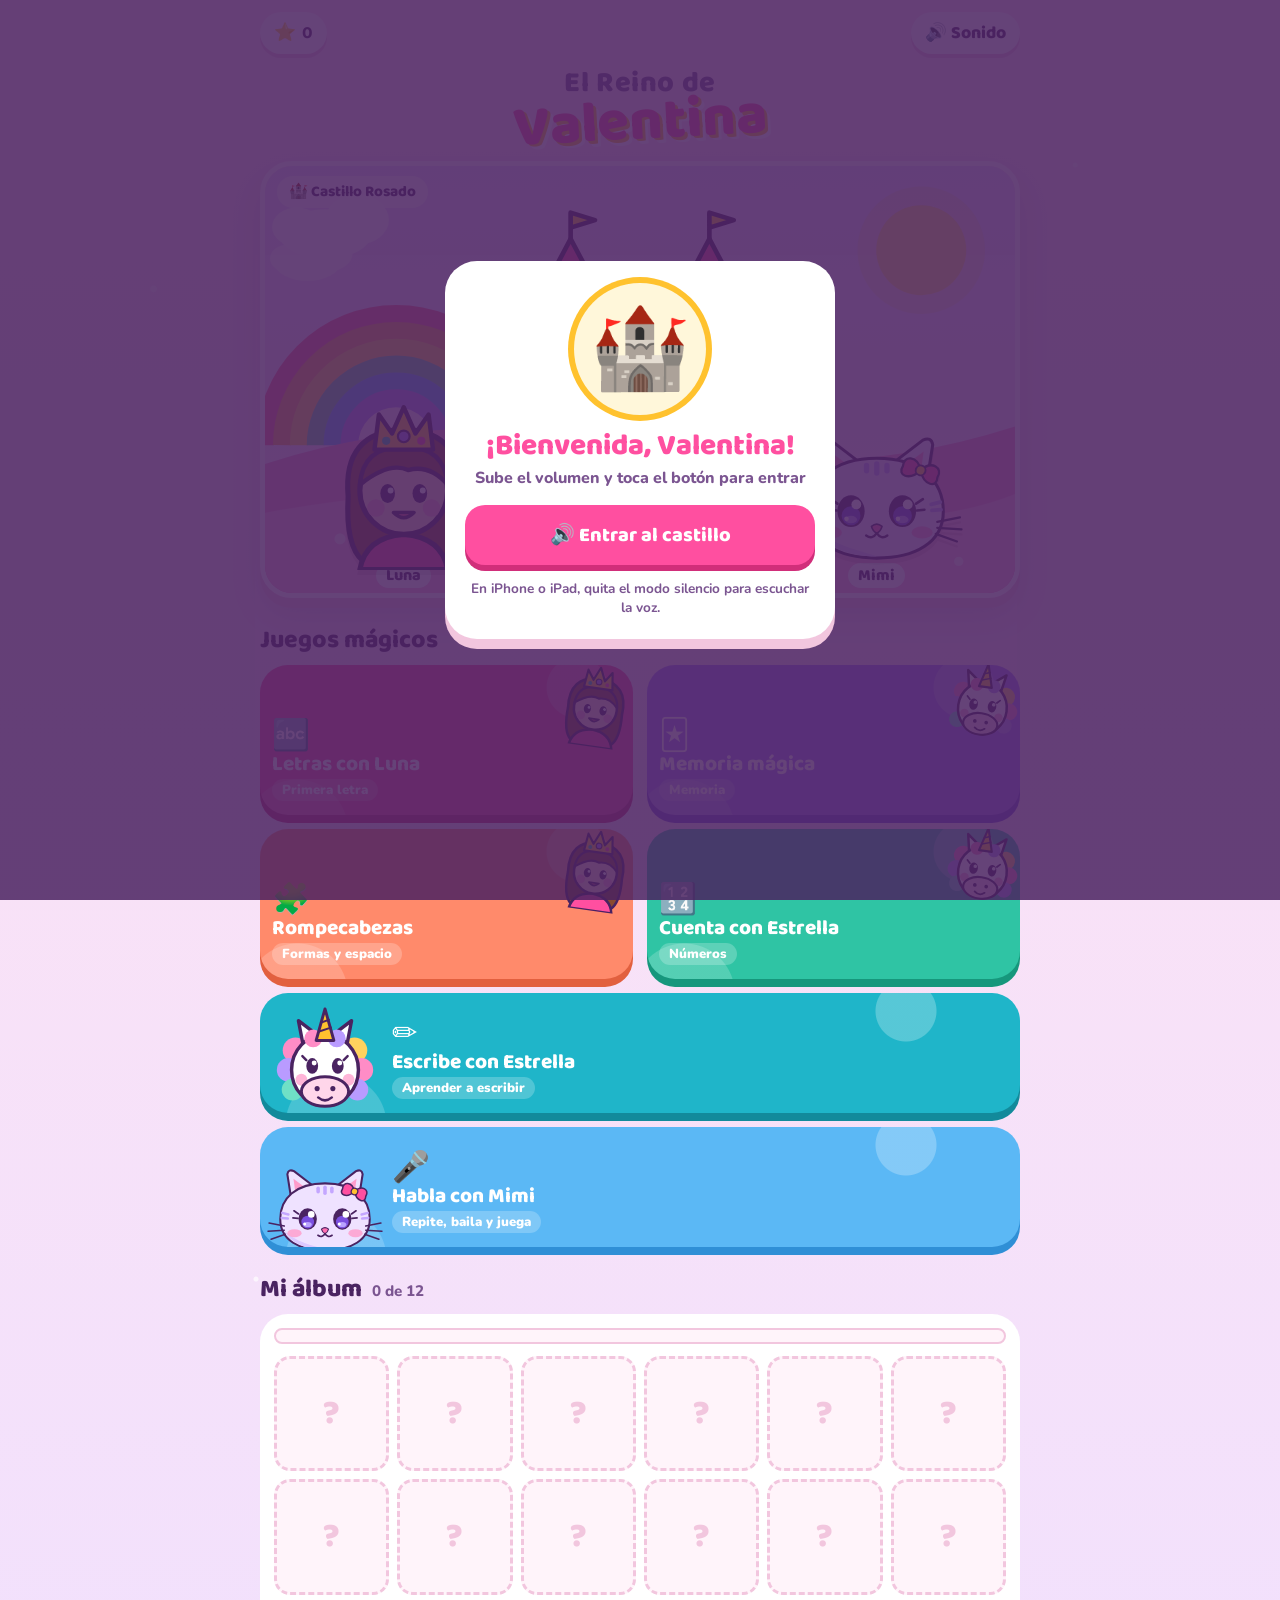
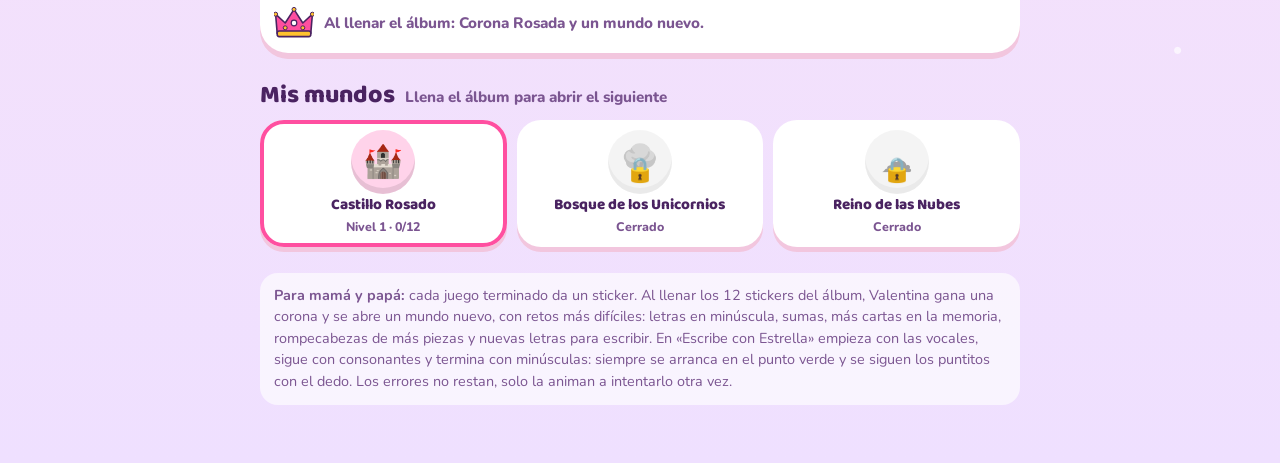
<file: index.html>
<!doctype html>
<html lang="es"><head><meta charset="utf-8"><meta name="viewport" content="width=device-width,initial-scale=1,viewport-fit=cover">
<meta name="theme-color" content="#FFE3F1"><meta name="robots" content="noindex">
<link rel="manifest" href="manifest.webmanifest"><link rel="apple-touch-icon" href="apple-touch-icon.png">
<meta name="apple-mobile-web-app-capable" content="yes"><meta name="mobile-web-app-capable" content="yes">
<meta name="apple-mobile-web-app-title" content="Valentina"><meta name="apple-mobile-web-app-status-bar-style" content="default">
<link rel="icon" href="icono-192.png">
<style>:root{padding-top:env(safe-area-inset-top,0px);padding-bottom:env(safe-area-inset-bottom,0px)}body{margin:0}img{max-width:100%}[hidden]{display:none!important}</style>
</head><body>
<title>El Reino de Valentina</title>
<meta name="claude:viewport-fit-sides" content="cover">
<link rel="preconnect" href="https://fonts.googleapis.com">
<link rel="stylesheet" data-fonts media="print" href="https://fonts.googleapis.com/css2?family=Baloo+2:wght@600;700;800&family=Nunito:wght@700;800;900&display=swap">
<link rel="stylesheet" href="comun.css">
<style>
/* Castle and games page. Mimi's room lives in mimi.html so the phone frees its memory when she leaves it. */
/* title */
h1{font-family:var(--display);font-weight:800;font-size:clamp(2.2rem,8.5vw,3.6rem);line-height:.92;margin:16px 0 12px;text-align:center;text-wrap:balance}
h1 small{display:block;font-size:.5em;color:var(--ink-soft);letter-spacing:.02em}
h1 .name{color:var(--wacc);display:inline-block;transform:rotate(-3deg);text-shadow:3px 3px 0 var(--sun),6px 6px 0 #ffffff}
/* banner */
.banner{position:relative;border-radius:32px;overflow:hidden;aspect-ratio:400/230;max-width:100%;border:5px solid #fff;
  box-shadow:0 10px 0 var(--line),0 18px 30px #4A236122;background:var(--sky1)}
.banner>svg{position:absolute;inset:0;height:100%}
.chip{position:absolute;left:12px;top:10px;background:#ffffffe6;border-radius:999px;padding:4px 12px;font-family:var(--display);font-weight:800;font-size:.95rem}
.friend{position:absolute;bottom:1%;width:25%;display:flex;flex-direction:column;align-items:center}
.friend .av{width:100%;filter:drop-shadow(0 5px 0 #00000018);animation:idle 3.2s ease-in-out infinite}
.friend:nth-of-type(2) .av{animation-delay:-1s}.friend:nth-of-type(3) .av{animation-delay:-2s}
.friend span{font-family:var(--display);font-weight:800;font-size:clamp(.75rem,3vw,1rem);background:var(--card);border-radius:999px;padding:0 10px;margin-top:-6px}
.hcloud{position:absolute;left:0;width:17%;z-index:0;pointer-events:none;will-change:transform;animation:drift 30s linear infinite}
.hcloud.a{top:5%}.hcloud.b{top:15%;width:12%;animation-duration:44s;animation-delay:-20s;opacity:.85}
@keyframes drift{from{transform:translateX(-120%)}to{transform:translateX(620%)}}
.friend{z-index:1}.friend .av{will-change:transform}
h2{font-family:var(--display);font-weight:800;font-size:1.55rem;margin:30px 0 12px;display:flex;align-items:baseline;gap:10px;flex-wrap:wrap;line-height:1}
h2 small{font-family:var(--body);font-size:.95rem;font-weight:800;color:var(--ink-soft)}
/* worlds */
.worlds{display:grid;grid-template-columns:repeat(3,minmax(0,1fr));gap:10px}
.world{position:relative;background:var(--card);border-radius:24px;padding:10px 6px 12px;display:flex;flex-direction:column;align-items:center;gap:4px;
  box-shadow:0 5px 0 var(--line);text-align:center}
.world .medal{width:64px;height:64px;border-radius:50%;display:grid;place-items:center;font-size:2rem;background:var(--wc);box-shadow:inset 0 -6px 0 #00000018}
.world strong{font-family:var(--display);font-weight:800;font-size:.95rem;line-height:1.05}
.world em{font-style:normal;font-weight:800;font-size:.78rem;color:var(--ink-soft)}
.world.on{outline:4px solid var(--wacc);outline-offset:-4px}
.world.locked .medal{filter:grayscale(1);opacity:.45}
.world .crown{position:absolute;top:-10px;right:4px;width:36px;transform:rotate(14deg)}
.world .lock{position:absolute;top:34px;font-size:1.5rem}

/* game doors */
.doors{display:grid;grid-template-columns:repeat(2,minmax(0,1fr));gap:14px}
.door{--c:var(--rose);--cd:var(--rose-d);position:relative;overflow:hidden;color:#fff;border-radius:28px;padding:12px 12px 14px;min-height:150px;
  background:radial-gradient(circle at 85% 15%,#ffffff40 0 30px,transparent 31px),radial-gradient(circle at 10% 110%,#ffffff2e 0 50px,transparent 51px),var(--c);
  box-shadow:0 8px 0 var(--cd);text-align:left;display:flex;flex-direction:column;justify-content:flex-end;gap:4px;transition:transform .12s}
.door:active{transform:translateY(6px);box-shadow:0 2px 0 var(--cd)}
.door .dav{position:absolute;right:-6px;top:-4px;width:86px;transform:rotate(8deg)}
.door .icon{font-size:1.9rem;line-height:1}
.door strong{font-family:var(--display);font-weight:800;font-size:1.3rem;line-height:1.02;max-width:80%}
.door em{font-style:normal;font-weight:900;font-size:.82rem;background:#ffffff38;border-radius:999px;padding:2px 10px;align-self:flex-start}
.door.wide{grid-column:1/-1;min-height:120px;padding-left:132px}
.door.wide .dav{left:6px;right:auto;top:auto;bottom:-10px;width:118px;transform:none}
.door.wide .dav svg{animation:wiggle 2.4s ease-in-out infinite;will-change:transform}
@keyframes wiggle{0%,100%{transform:rotate(-5deg)}50%{transform:rotate(5deg)}}

/* album */
.album-box{background:var(--card);border-radius:28px;padding:14px;box-shadow:0 6px 0 var(--line)}
.progress{height:16px;border-radius:999px;background:var(--soft);overflow:hidden;margin-bottom:12px;border:2px solid var(--line)}
.progress i{display:block;height:100%;background:repeating-linear-gradient(45deg,var(--wacc) 0 10px,var(--sun) 10px 20px);border-radius:999px;transition:width .6s}
.album{display:grid;grid-template-columns:repeat(6,minmax(0,1fr));gap:8px}
.slot{aspect-ratio:1;border-radius:16px;display:grid;place-items:center;font-size:clamp(1.3rem,6vw,2.1rem);background:var(--soft);border:3px dashed var(--line);color:var(--line);font-family:var(--display);font-weight:800}
.slot.got{border:3px solid var(--sun);background:#FFF7DA;animation:pop .5s}
.reward{display:flex;align-items:center;gap:10px;margin-top:12px;font-weight:800;color:var(--ink-soft);font-size:.95rem}
.reward .mini-crown{width:40px;flex:none}
:root{--teal:#1FB5C9;--teal-d:#128A9B}
.trace{width:100%;max-width:400px;display:flex;flex-direction:column;align-items:center;gap:12px}
#trSvg{display:block;width:100%;max-height:58vh;touch-action:none;border-radius:20px;box-shadow:0 0 0 4px #fff,0 0 0 8px var(--line);cursor:crosshair}
.trBox{position:relative;width:100%}
.trHalo{position:absolute;left:0;top:0;width:0;height:0;pointer-events:none;will-change:transform}
.trHalo::after{content:"";position:absolute;left:-17px;top:-17px;width:34px;height:34px;border-radius:50%;border:4px solid #A77BFF;opacity:.8;animation:trPulse 1s ease-in-out infinite;will-change:transform,opacity}
.trHalo.start::after{border-color:#2FC4A4;left:-22px;top:-22px;width:44px;height:44px}
@keyframes trPulse{50%{transform:scale(1.3);opacity:.35}}
#trSvg.done #trSil path{stroke:#FFE7A3}
#trSvg.done{animation:pop .6s;box-shadow:0 0 0 4px #fff,0 0 0 9px var(--sun)}
.next-world{display:flex;align-items:center;gap:12px;width:100%;margin-top:22px;padding:12px 14px;border-radius:24px;text-align:left;color:var(--ink);
  background:linear-gradient(135deg,#FFF3C4,#FFE08A);box-shadow:0 7px 0 var(--sun-d);animation:pop .5s}
.next-world:active{transform:translateY(5px);box-shadow:0 2px 0 var(--sun-d)}
.next-world .medal{width:56px;height:56px;flex:none;border-radius:50%;display:grid;place-items:center;font-size:1.8rem;background:var(--wc);box-shadow:inset 0 -5px 0 #00000018}
.next-world span:nth-child(2){flex:1;min-width:0;display:flex;flex-direction:column;gap:2px}
.next-world b{font-family:var(--display);font-weight:800;font-size:1.2rem;line-height:1.05}
.next-world small{font-weight:800;color:var(--ink-soft)}
.next-world .go{font-family:var(--display);font-weight:800;font-size:1.8rem;color:var(--sun-d)}
.parents{font-size:.9rem;color:var(--ink-soft);background:#ffffffa6;border-radius:18px;padding:12px 14px;margin-top:26px;line-height:1.5}

/* play */
#dots{display:flex;gap:3px;font-size:1.2rem}
.speech{display:flex;align-items:center;gap:10px;margin:14px 0 10px}
.host{width:92px;flex:none;animation:idle 3s ease-in-out infinite;will-change:transform}
.bubble{position:relative;flex:1;min-width:0;background:var(--card);border-radius:24px;padding:12px 16px;box-shadow:0 6px 0 var(--line)}
.bubble::before{content:"";position:absolute;left:-12px;top:50%;margin-top:-10px;border:10px solid transparent;border-right:14px solid var(--card);border-left:0}
#prompt{font-family:var(--display);font-weight:800;font-size:clamp(1.25rem,5.2vw,1.75rem);line-height:1.1;margin:0 0 6px;text-wrap:balance}
.mini{font-weight:900;font-size:.88rem;color:var(--lilac-d);background:#F3ECFF;border-radius:999px;padding:4px 12px}
#stage{background:#ffffffb8;border-radius:28px;padding:16px 12px;min-height:160px;display:grid;place-items:center;border:4px solid #fff;box-shadow:0 6px 0 var(--line)}

.count-wrap{display:flex;flex-wrap:wrap;align-items:center;justify-content:center;gap:12px}
.count-grid{display:flex;flex-wrap:wrap;justify-content:center;gap:10px;max-width:420px}
.count-grid.group{max-width:190px;background:var(--soft);border-radius:22px;padding:10px;border:3px dashed var(--line)}
.plus{font-family:var(--display);font-weight:800;font-size:2.4rem;color:var(--wacc)}
.obj{position:relative;width:58px;height:58px;font-size:2.2rem;border-radius:50%;background:#fff;transition:transform .15s;box-shadow:0 3px 0 var(--line)}
.obj.counted{background:#FFF1C4;box-shadow:0 0 0 4px var(--sun);transform:scale(1.08)}
.obj i{position:absolute;right:-6px;top:-6px;font-style:normal;font-family:var(--display);font-weight:800;font-size:.95rem;width:24px;height:24px;line-height:24px;border-radius:50%;background:var(--rose);color:#fff}
.tip{font-weight:800;color:var(--ink-soft);font-size:.9rem;margin:10px 0 0;text-align:center;width:100%}

.word{display:flex;flex-direction:column;align-items:center;gap:10px}
.word .pic{font-size:4.6rem;width:126px;height:126px;display:grid;place-items:center;background:var(--soft);border-radius:50%;box-shadow:0 0 0 6px #fff,0 0 0 11px var(--line)}
.word .txt{font-family:var(--display);font-weight:800;font-size:2.5rem;letter-spacing:.05em;line-height:1}
.word .txt u{text-decoration:none;color:var(--rose);display:inline-block;min-width:1ch;border-bottom:5px dashed var(--rose)}
.word .txt u.got{border-bottom-color:transparent;color:#fff;background:var(--rose);border-radius:12px;padding:0 6px;animation:pop .5s}

.opts{display:grid;grid-template-columns:repeat(3,minmax(0,1fr));gap:12px;margin-top:16px}
.opts.four{grid-template-columns:repeat(4,minmax(0,1fr));gap:10px}
.opt{--c:var(--rose);--cd:var(--rose-d);background:var(--c);color:#fff;border-radius:24px;min-height:90px;padding:6px;
  font-family:var(--display);font-weight:800;font-size:clamp(2.1rem,10vw,3rem);line-height:1;box-shadow:0 8px 0 var(--cd);
  display:flex;align-items:center;justify-content:center;gap:4px;transition:transform .1s}
.opts.four .opt{font-size:clamp(1.8rem,8.4vw,2.6rem);min-height:80px}
.opt small{font-size:.55em;opacity:.85}
.opt:active{transform:translateY(6px);box-shadow:0 2px 0 var(--cd)}
.opt.c1{--c:var(--lilac);--cd:var(--lilac-d)} .opt.c2{--c:var(--mint);--cd:var(--mint-d)} .opt.c3{--c:var(--peach);--cd:var(--peach-d)}
.opt.right{--c:var(--sun);--cd:var(--sun-d);animation:pop .5s}
.opt.wrong{animation:shake .45s}
@keyframes shake{20%{transform:translateX(-10px)}40%{transform:translateX(10px)}60%{transform:translateX(-6px)}80%{transform:translateX(6px)}}

.mem{display:grid;grid-template-columns:repeat(var(--cols),minmax(0,1fr));gap:10px;width:100%;max-width:440px}
.card{aspect-ratio:3/4;position:relative;transition:transform .13s ease-in}
.card.flip{transform:scaleX(0)}
.card .back,.card .face{position:absolute;inset:0;border-radius:18px;display:grid;place-items:center}
.card .face{visibility:hidden}
.card.up .face{visibility:visible}.card.up .back{visibility:hidden}
.card .back{background:var(--lilac) repeating-linear-gradient(45deg,#ffffff22 0 8px,transparent 8px 16px);box-shadow:0 5px 0 var(--lilac-d)}
.card .back::after{content:"👑";font-size:1.6rem}
.card .face{background:#fff;font-size:clamp(2rem,9vw,2.8rem);box-shadow:0 5px 0 var(--line)}
.mem.small{gap:8px}.mem.small .face{font-size:clamp(1.5rem,7vw,2.3rem)}.mem.small .back::after{font-size:1.2rem}
.card.done .face{background:#FFF1C4;box-shadow:0 0 0 4px var(--sun)}

/* puzzle */
.puz{width:100%;max-width:440px;display:flex;flex-direction:column;align-items:center;gap:14px}
.board{position:relative;width:100%;aspect-ratio:4/3;border-radius:18px;background:#fff;box-shadow:0 0 0 4px #fff,0 0 0 8px var(--line);overflow:hidden}
.board::before{content:"";position:absolute;inset:0;background:var(--img) center/100% 100%;opacity:.22}
.board .cell{position:absolute;border:2px dashed #4A236133}
.board.done .cell{display:none}
.board.done{animation:pop .6s;box-shadow:0 0 0 4px #fff,0 0 0 9px var(--sun)}
.tray{display:flex;flex-wrap:wrap;justify-content:center;gap:10px;min-height:60px;width:100%}
.piece{border-radius:12px;background-image:var(--img);background-repeat:no-repeat;box-shadow:0 0 0 3px #fff,0 6px 0 3px var(--line);touch-action:none;cursor:grab;flex:none}
.piece.drag{position:fixed;z-index:40;will-change:transform;box-shadow:0 0 0 3px #fff,0 14px 20px #4A236144;cursor:grabbing}
.piece.placed{position:absolute;border-radius:0;box-shadow:none;cursor:default;animation:snap .3s}
@keyframes snap{50%{filter:brightness(1.3)}}
.piece.no{animation:shake .45s}
@media (max-width:420px){
  .host{width:74px} .obj{width:50px;height:50px;font-size:1.9rem}
  .opt{min-height:80px} .door{min-height:136px} .door .dav{width:72px}
  .door.wide{padding-left:112px} .door.wide .dav{width:100px}
  .world .medal{width:52px;height:52px;font-size:1.6rem} .world .lock{top:28px}
}
</style>

<main class="wrap">
  <!-- HOME -->
  <section id="home">
    <div class="bar">
      <span class="pill" aria-label="Estrellas">⭐ <b id="starsHome">0</b></span>
      <button class="pill" id="soundBtn">🔊 Sonido</button>
    </div>
    <h1><small>El Reino de</small><span class="name">Valentina</span></h1>
    <div class="banner" id="banner"></div>

    <h2>Juegos mágicos</h2>
    <div class="doors" id="doors"></div>

    <button class="next-world" id="nextWorldCta" hidden></button>
    <h2>Mi álbum <small id="stkCount">0 de 12</small></h2>
    <div class="album-box">
      <div class="progress"><i id="prog" style="width:0%"></i></div>
      <div class="album" id="album"></div>
      <div class="reward" id="reward"></div>
    </div>

    <h2>Mis mundos <small>Llena el álbum para abrir el siguiente</small></h2>
    <div class="worlds" id="worlds"></div>

    <p class="parents"><b>Para mamá y papá:</b> cada juego terminado da un sticker. Al llenar los 12 stickers del álbum, Valentina gana una corona y se abre un mundo nuevo, con retos más difíciles: letras en minúscula, sumas, más cartas en la memoria, rompecabezas de más piezas y nuevas letras para escribir. En «Escribe con Estrella» empieza con las vocales, sigue con consonantes y termina con minúsculas: siempre se arranca en el punto verde y se siguen los puntitos con el dedo. Los errores no restan, solo la animan a intentarlo otra vez.</p>
  </section>

  <!-- GAME -->
  <section id="play" hidden>
    <div class="bar">
      <button class="pill" id="backBtn">🏰 Volver</button>
      <div id="dots" aria-label="Progreso"></div>
      <span class="pill" aria-label="Estrellas">⭐ <b id="starsPlay">0</b></span>
    </div>
    <div class="speech">
      <div class="host" id="host"></div>
      <div class="bubble">
        <p id="prompt"></p>
        <button class="mini" id="repeatBtn">🔊 Escuchar otra vez</button>
      </div>
    </div>
    <div id="stage"></div>
    <div class="opts" id="opts"></div>
  </section>

</main>

<div class="overlay" id="done" hidden>
  <div class="prize">
    <div class="big" id="prizeBig">🦄</div>
    <h3 id="prizeTitle">¡Lo lograste, Valentina!</h3>
    <p id="prizeText">Ganaste un sticker nuevo</p>
    <div class="row">
      <button class="btn gold" id="nextWorldBtn" hidden>Ir al mundo nuevo</button>
      <button class="btn" id="againBtn">Jugar otra vez</button>
      <button class="btn alt" id="homeBtn">Volver al castillo</button>
    </div>
  </div>
</div>

<div class="overlay" id="start">
  <div class="prize">
    <div class="big">🏰</div>
    <h3>¡Bienvenida, Valentina!</h3>
    <p>Sube el volumen y toca el botón para entrar</p>
    <div class="row"><button class="btn" id="enterBtn">🔊 Entrar al castillo</button></div>
    <p class="note">En iPhone o iPad, quita el modo silencio para escuchar la voz.</p>
  </div>
</div>
<canvas id="fx"></canvas>

<script src="voz/textos.js"></script>
<script src="comun.js"></script>
<script>
const LV = () => store.world;

/* ---------------- worlds ---------------- */
const WORLDS = [
  { name: 'Castillo Rosado', icon: '🏰', crown: '#FF4FA0', crownName: 'Corona Rosada', sky1: '#FFE3F1', sky2: '#EFE0FF', hill: '#FFB8DA', hill2: '#F59ACB', acc: '#FF4FA0', wc: '#FFD3EA',
    stickers: ['🦄', '👑', '🐱', '🌈', '💎', '🎀', '🌸', '🧁', '🦋', '🍓', '🌙', '🏰'] },
  { name: 'Bosque de los Unicornios', icon: '🌳', crown: '#2FC4A4', crownName: 'Corona Esmeralda', sky1: '#DDF7EC', sky2: '#E9E2FF', hill: '#8FDDB0', hill2: '#5CC495', acc: '#16977C', wc: '#C9F2DF',
    stickers: ['🍄', '🦔', '🐿️', '🌻', '🐞', '🌿', '🦉', '🍎', '🐝', '🌷', '🐇', '🍀'] },
  { name: 'Reino de las Nubes', icon: '☁️', crown: '#5BB8F5', crownName: 'Corona de Cielo', sky1: '#DCEFFF', sky2: '#FFE6F3', hill: '#FFFFFF', hill2: '#E3F0FF', acc: '#2F8FD6', wc: '#D4EAFF',
    stickers: ['☁️', '🌈', '🎈', '⭐', '🌙', '🎠', '🕊️', '☀️', '🌟', '🦢', '🍭', '💫'] }
];
function applyTheme(){
  const w = WORLDS[LV()], r = document.documentElement.style;
  r.setProperty('--sky1', w.sky1); r.setProperty('--sky2', w.sky2); r.setProperty('--hill', w.hill); r.setProperty('--hill2', w.hill2); r.setProperty('--wacc', w.acc);
}

const FRIENDS = [{ id: 'princess', name: 'Luna', key: 'hi_princess' }, { id: 'unicorn', name: 'Estrella', key: 'hi_unicorn' }, { id: 'kitty', name: 'Mimi', key: 'hi_kitty' }];

const crownSVG = (c, a = '') => `<svg ${a} viewBox="0 0 100 80" aria-hidden="true">
  <path d="M8 66 L4 18 L28 40 L50 6 L72 40 L96 18 L92 66 Z" fill="${c}" stroke="${INK}" stroke-width="4" stroke-linejoin="round"/>
  <rect x="8" y="60" width="84" height="14" rx="5" fill="#FFC22E" stroke="${INK}" stroke-width="4"/>
  <circle cx="50" cy="40" r="7" fill="#fff" stroke="${INK}" stroke-width="3"/><circle cx="28" cy="52" r="5" fill="#FFC22E" stroke="${INK}" stroke-width="2.5"/><circle cx="72" cy="52" r="5" fill="#FFC22E" stroke="${INK}" stroke-width="2.5"/>
  <circle cx="4" cy="18" r="5" fill="#FFC22E" stroke="${INK}" stroke-width="2.5"/><circle cx="50" cy="6" r="5" fill="#FFC22E" stroke="${INK}" stroke-width="2.5"/><circle cx="96" cy="18" r="5" fill="#FFC22E" stroke="${INK}" stroke-width="2.5"/></svg>`;

/* Mimi, the kitten: one head drawing used for the small avatar (literal colors) and the big room Mimi (color tokens) */

/* ---------------- home ---------------- */
function bannerSVG(w){
  const W = WORLDS[w];
  const cloud = (x, y, s, cls) => `<g class="cloud ${cls}"><g transform="translate(${x} ${y}) scale(${s})" fill="#fff"><ellipse cx="0" cy="0" rx="26" ry="14"/><ellipse cx="18" cy="-8" rx="18" ry="14"/><ellipse cx="-16" cy="-4" rx="14" ry="11"/></g></g>`;
  const rainbow = (cx, cy, r0) => ['#FF6F91', '#FFA552', '#FFD84D', '#6FD69C', '#62B6FF', '#B48CFF'].map((c, i) => { const r = r0 - i * 9; return `<path d="M${cx - r} ${cy} A${r} ${r} 0 0 1 ${cx + r} ${cy}" fill="none" stroke="${c}" stroke-width="9.5"/>`; }).join('');
  let land = '';
  if (w === 0) land = rainbow(70, 150, 70) + `<g transform="translate(150 38)" stroke="${INK}" stroke-width="2.5" stroke-linejoin="round">
      <rect x="22" y="52" width="56" height="70" fill="#FFF0F7"/><rect x="0" y="34" width="26" height="88" fill="#FFE1F0"/><rect x="74" y="34" width="26" height="88" fill="#FFE1F0"/>
      <path d="M-5 36 L13 2 L31 36Z" fill="#FF4FA0"/><path d="M69 36 L87 2 L105 36Z" fill="#FF4FA0"/><path d="M30 54 L50 18 L70 54Z" fill="#A77BFF"/>
      <path d="M13 2 V-12 L26 -8 L13 -4" fill="#FFC22E"/><path d="M87 2 V-12 L100 -8 L87 -4" fill="#FFC22E"/>
      <path d="M40 122 V102 a10 10 0 0 1 20 0 V122Z" fill="#A77BFF"/><circle cx="13" cy="62" r="5" fill="#FFC22E"/><circle cx="87" cy="62" r="5" fill="#FFC22E"/><circle cx="50" cy="74" r="6" fill="#FFC22E"/></g>`;
  if (w === 1) {
    const tree = (x, y, s, c) => `<g transform="translate(${x} ${y}) scale(${s})" stroke="${INK}" stroke-width="2.5"><rect x="-5" y="0" width="10" height="34" fill="#B5793F"/><circle cx="0" cy="-8" r="26" fill="${c}"/><circle cx="-8" cy="-14" r="5" fill="#ffffff66" stroke="none"/></g>`;
    const mush = (x, y) => `<g transform="translate(${x} ${y})" stroke="${INK}" stroke-width="2.5"><rect x="-5" y="-4" width="10" height="16" rx="3" fill="#FFF3E0"/><path d="M-17 -2 Q0 -26 17 -2Z" fill="#FF5C7A"/><circle cx="-6" cy="-10" r="3" fill="#fff" stroke="none"/><circle cx="6" cy="-13" r="2.5" fill="#fff" stroke="none"/></g>`;
    land = tree(60, 110, 1, '#3FBF8A') + tree(120, 96, 1.2, '#6FD69C') + tree(280, 100, 1.15, '#3FBF8A') + tree(345, 112, .95, '#7FE0B0') + tree(200, 92, .8, '#A3E6C4') + mush(160, 150) + mush(250, 152);
  }
  if (w === 2) land = rainbow(200, 160, 110) + `<g transform="translate(160 54)" stroke="${INK}" stroke-width="2.5" stroke-linejoin="round">
      <rect x="10" y="40" width="60" height="58" fill="#EAF4FF"/><rect x="0" y="22" width="20" height="76" fill="#D4EAFF"/><rect x="60" y="22" width="20" height="76" fill="#D4EAFF"/>
      <path d="M-4 24 L10 -6 L24 24Z" fill="#62B6FF"/><path d="M56 24 L70 -6 L84 24Z" fill="#62B6FF"/><path d="M18 42 L40 8 L62 42Z" fill="#B48CFF"/>
      <path d="M32 98 V84 a8 8 0 0 1 16 0 V98Z" fill="#B48CFF"/><circle cx="40" cy="60" r="5" fill="#FFC22E"/></g>`;
  return `<svg viewBox="0 0 400 230" preserveAspectRatio="xMidYMid slice" aria-hidden="true">
    <defs><linearGradient id="bsky" x1="0" y1="0" x2="0" y2="1"><stop offset="0" stop-color="${W.sky2}"/><stop offset="1" stop-color="${W.sky1}"/></linearGradient></defs>
    <rect width="400" height="230" fill="url(#bsky)"/>
    <circle cx="350" cy="46" r="24" fill="#FFE27A"/><circle cx="350" cy="46" r="34" fill="#FFE27A" opacity=".3"/>
    ${land}
    <path d="M0 160 Q100 128 200 150 T400 140 V230 H0Z" fill="${W.hill2}"/>
    <path d="M0 186 Q120 164 230 182 T400 176 V230 H0Z" fill="${W.hill}"/>
    ${w === 2 ? '<path d="M0 186 Q120 164 230 182 T400 176" fill="none" stroke="#D4EAFF" stroke-width="4"/>' : ''}
    <g fill="#ffffffaa"><circle cx="40" cy="200" r="3"/><circle cx="150" cy="210" r="2.5"/><circle cx="260" cy="205" r="3"/><circle cx="370" cy="212" r="2.5"/></g>
  </svg>`;
}
function renderHome(){
  applyTheme();
  const w = LV(), W = WORLDS[w], n = Math.min(store.stickers[w], 12);
  $('#starsHome').textContent = store.stars;
  $('#soundBtn').textContent = store.sound ? '🔊 Sonido' : '🔇 Silencio';
  const cl = `<svg viewBox="-34 -26 72 42" aria-hidden="true"><g fill="#fff"><ellipse cx="0" cy="0" rx="26" ry="14"/><ellipse cx="18" cy="-8" rx="18" ry="14"/><ellipse cx="-16" cy="-4" rx="14" ry="11"/></g></svg>`;
  $('#banner').innerHTML = bannerSVG(w) + `<div class="hcloud a">${cl}</div><div class="hcloud b">${cl}</div><span class="chip">${W.icon} ${W.name}</span>` +
    FRIENDS.map((f, i) => `<button class="friend" data-i="${i}" style="left:${[6, 37.5, 69][i]}%" aria-label="${f.name}"><div class="av">${CH[f.id]()}</div><span>${f.name}</span></button>`).join('');
  $('#stkCount').textContent = `${n} de 12`;
  const nx = w + 1, cta = $('#nextWorldCta');
  cta.hidden = !(n >= 12 && nx < 3 && nx < store.unlocked && store.stickers[nx] < 12);
  if (!cta.hidden) cta.innerHTML = `<span class="medal" style="--wc:${WORLDS[nx].wc}">${WORLDS[nx].icon}</span><span><b>¡Se abrió el ${WORLDS[nx].name}!</b><small>Toca aquí para ir al nivel ${nx + 1}</small></span><span class="go">➜</span>`;
  $('#prog').style.width = (n / 12 * 100) + '%';
  $('#album').innerHTML = W.stickers.map((s, i) => `<div class="slot ${i < n ? 'got' : ''}">${i < n ? s : '?'}</div>`).join('');
  $('#reward').innerHTML = n >= 12
    ? `<span class="mini-crown">${crownSVG(W.crown)}</span> ¡Álbum completo! Ganaste la ${W.crownName}.`
    : `<span class="mini-crown">${crownSVG(W.crown)}</span> Al llenar el álbum: ${W.crownName}${w < 2 ? ' y un mundo nuevo' : ' y el título de reina'}.`;
  $('#worlds').innerHTML = WORLDS.map((x, i) => {
    const open = i < store.unlocked, full = store.stickers[i] >= 12;
    return `<button class="world ${i === w ? 'on' : ''} ${open ? '' : 'locked'}" data-w="${i}" style="--wc:${x.wc}">
      ${full ? `<span class="crown">${crownSVG(x.crown)}</span>` : ''}<span class="medal">${x.icon}</span>${open ? '' : '<span class="lock">🔒</span>'}
      <strong>${x.name}</strong><em>${open ? `Nivel ${i + 1} · ${Math.min(store.stickers[i], 12)}/12` : 'Cerrado'}</em></button>`;
  }).join('');
}
$('#banner').addEventListener('click', e => {
  const b = e.target.closest('.friend'); if (!b) return;
  const av = b.querySelector('.av'); av.classList.remove('bounce'); void av.offsetWidth; av.classList.add('bounce');
  setTimeout(() => av.classList.remove('bounce'), 650);
  sfx.tap(); say(FRIENDS[+b.dataset.i].key, b.dataset.i === '2' ? 1.14 : 1);
});
$('#nextWorldCta').addEventListener('click', () => { store.world = Math.min(LV() + 1, store.unlocked - 1); save(); renderHome(); sfx.ok(); say('world' + store.world); window.scrollTo({ top: 0, behavior: 'smooth' }); });
$('#worlds').addEventListener('click', e => {
  const b = e.target.closest('.world'); if (!b) return;
  const i = +b.dataset.w;
  if (i >= store.unlocked) { sfx.no(); say('locked'); return; }
  store.world = i; save(); renderHome(); sfx.ok(); say('world' + i);
});

const GAMES = {
  letras: { name: 'Letras con Luna', skill: 'Primera letra', icon: '🔤', host: 'princess', c: 'var(--rose)', cd: 'var(--rose-d)' },
  memoria: { name: 'Memoria mágica', skill: 'Memoria', icon: '🃏', host: 'unicorn', c: 'var(--lilac)', cd: 'var(--lilac-d)' },
  puzzle: { name: 'Rompecabezas', skill: 'Formas y espacio', icon: '🧩', host: 'princess', c: 'var(--peach)', cd: 'var(--peach-d)' },
  contar: { name: 'Cuenta con Estrella', skill: 'Números', icon: '🔢', host: 'unicorn', c: 'var(--mint)', cd: 'var(--mint-d)' },
  escribir: { name: 'Escribe con Estrella', skill: 'Aprender a escribir', icon: '✏️', host: 'unicorn', c: 'var(--teal)', cd: 'var(--teal-d)', wide: true }
};
$('#doors').innerHTML = Object.entries(GAMES).map(([k, g]) =>
  `<button class="door${g.wide ? ' wide' : ''}" data-k="${k}" style="--c:${g.c};--cd:${g.cd}"><span class="dav">${CH[g.host]()}</span><span class="icon">${g.icon}</span><strong>${g.name}</strong><em>${g.skill}</em></button>`).join('') +
  `<button class="door wide" data-k="mimi" style="--c:var(--sky);--cd:var(--sky-d)"><span class="dav">${CH.kitty()}</span><span class="icon">🎤</span><strong>Habla con Mimi</strong><em>Repite, baila y juega</em></button>`;
$('#doors').addEventListener('click', e => { const d = e.target.closest('.door'); if (!d) return; if (d.dataset.k === 'mimi') { stopVoice(); sfx.tap(); setTimeout(() => location.href = 'mimi.html', 120); } else startGame(d.dataset.k); });
$('#soundBtn').addEventListener('click', () => {
  store.sound = !store.sound; save(); renderHome();
  if (store.sound) { unlockAudio(); sfx.tap(); say('sound_on'); } else stopVoice();
});

/* ---------------- game content ---------------- */
const COUNT_ITEMS = [['⭐', 'estrellas'], ['🧁', 'ponquecitos'], ['🌸', 'flores'], ['🎀', 'moños'], ['💎', 'diamantes'], ['🍓', 'fresas'], ['🦋', 'mariposas']];
const WORDS = [['🦋', 'Mariposa'], ['🐱', 'Gato'], ['🌙', 'Luna'], ['🍓', 'Fresa'], ['☀️', 'Sol'], ['🦆', 'Pato'], ['🌹', 'Rosa'], ['🐻', 'Oso'],
  ['🍇', 'Uva'], ['⭐', 'Estrella'], ['👑', 'Corona'], ['🌈', 'Arcoíris'], ['☁️', 'Nube'], ['🐢', 'Tortuga'], ['🐄', 'Vaca'], ['🏰', 'Castillo'],
  ['🐰', 'Conejo'], ['🍌', 'Banano'], ['🐸', 'Rana'], ['🎈', 'Globo'], ['🐭', 'Ratón'], ['🦁', 'León'], ['🍰', 'Torta'], ['🐝', 'Abeja']];
const LETTERS = 'ABCEFGLMNOPRSTUV'.split('');
const LOOKALIKE = { A: 'OEU', B: 'DPR', C: 'OEG', E: 'CAF', F: 'TEP', G: 'CQO', L: 'TIJ', M: 'NWU', N: 'MUH', O: 'CAU', P: 'BDQ', R: 'PBN', S: 'ZCE', T: 'FLI', U: 'NVO', V: 'UWY' };
const PRAISE = ['praise1', 'praise2', 'praise3', 'praise4', 'praise5', 'praise6', 'praise7'];
const RETRY = ['retry1', 'retry2', 'retry3'];

function letrasRound(){
  const lv = LV(), n = 4, low = lv >= 1;
  let pool = WORDS.filter(x => x[1] !== G.lastWord); const [pic, w] = pick(pool); G.lastWord = w;
  const L = w[0].normalize('NFD')[0].toUpperCase();
  const s = new Set([L]);
  if (lv === 2) shuffle((LOOKALIKE[L] || '').split('')).forEach(x => { if (s.size < n) s.add(x); });
  while (s.size < n) s.add(pick(LETTERS));
  const show = v => low ? v.toLowerCase() : `${v}<small>${v.toLowerCase()}</small>`;
  return {
    prompt: `¿Con qué letra empieza ${w}?`, key: 'q_' + w,
    body: `<div class="word"><button class="pic" id="pic" aria-label="${w}">${pic}</button><div class="txt"><u id="first">?</u>${w.slice(1)}</div></div>`,
    options: shuffle([...s]).map(v => ({ html: show(v), correct: v === L })),
    bind(){ prefetchVoice('ok_' + w); $('#pic').addEventListener('click', () => { sfx.tap(); say('w_' + w); }); },
    onRight: async () => { const u = $('#first'); u.textContent = low ? w[0].toLowerCase() : w[0]; u.classList.add('got'); await say('ok_' + w); }
  };
}
function contarRound(){
  const lv = LV(), [it, name] = pick(COUNT_ITEMS);
  let n, body, key, prompt;
  const objs = k => Array.from({ length: k }, () => `<button class="obj">${it}</button>`).join('');
  if (lv === 0) {
    n = 1 + rnd(10);
    const q = /as$|es$/.test(name) && !/diamantes|moños|ponquecitos/.test(name) ? 'Cuántas' : 'Cuántos';
    prompt = `¿${q} ${name} hay?`; key = 'c_' + name;
    body = `<div class="count-wrap"><div class="count-grid">${objs(n)}</div><p class="tip">Toca cada uno para contar</p></div>`;
  } else {
    const a = 1 + rnd(5), b = 1 + rnd(Math.min(5, 10 - a)); n = a + b;
    prompt = `${a} + ${b} = ¿Cuántos hay en total?`; key = 'sum';
    body = `<div class="count-wrap"><div class="count-grid group">${objs(a)}</div><span class="plus">+</span><div class="count-grid group">${objs(b)}</div><p class="tip">Toca todos para contar</p></div>`;
  }
  const nOpt = lv === 2 ? 4 : 3, s = new Set([n]); while (s.size < nOpt) { const d = n + pick([-3, -2, -1, 1, 2, 3]); if (d >= 1 && d <= 10) s.add(d); }
  return {
    prompt, key, body,
    options: shuffle([...s]).map(v => ({ html: v, correct: v === n })),
    bind(){ prefetchVoice('okn' + n); let k = 0; $('#stage .count-wrap').addEventListener('click', e => { const b = e.target.closest('.obj'); if (!b || b.classList.contains('counted')) return; k++; b.classList.add('counted'); b.insertAdjacentHTML('beforeend', `<i>${k}</i>`); sfx.tap(); say('n' + Math.min(k, 10)); }); },
    onRight: () => say('okn' + n)
  };
}

/* puzzle scenes, drawn as 400x300 pictures */
function sceneSVG(id){
  const stars = Array.from({ length: 18 }, (_, i) => `<circle cx="${(i * 73) % 400}" cy="${(i * 37) % 150 + 10}" r="${i % 3 ? 2 : 3.5}" fill="#FFF6C9"/>`).join('');
  const rb = (cx, cy, r0) => ['#FF6F91', '#FFA552', '#FFD84D', '#6FD69C', '#62B6FF', '#B48CFF'].map((c, i) => { const r = r0 - i * 14; return `<path d="M${cx - r} ${cy} A${r} ${r} 0 0 1 ${cx + r} ${cy}" fill="none" stroke="${c}" stroke-width="14"/>`; }).join('');
  const S = {
    castle: `<rect width="400" height="300" fill="#FFD6EC"/><circle cx="340" cy="56" r="30" fill="#FFE27A"/>
      <g transform="translate(205 52)" stroke="${INK}" stroke-width="3" stroke-linejoin="round"><rect x="30" y="70" width="110" height="130" fill="#FFF0F7"/>
      <rect x="0" y="40" width="40" height="160" fill="#FFE1F0"/><rect x="130" y="40" width="40" height="160" fill="#FFE1F0"/>
      <path d="M-6 42 L20 -10 L46 42Z" fill="#FF4FA0"/><path d="M124 42 L150 -10 L176 42Z" fill="#FF4FA0"/><path d="M44 72 L85 14 L126 72Z" fill="#A77BFF"/>
      <path d="M68 200 V160 a17 17 0 0 1 34 0 V200Z" fill="#A77BFF"/><circle cx="20" cy="80" r="8" fill="#FFC22E"/><circle cx="150" cy="80" r="8" fill="#FFC22E"/><circle cx="85" cy="110" r="10" fill="#FFC22E"/></g>
      <rect y="245" width="400" height="55" fill="#8FDB8A"/>${CH.princess('x="20" y="105" width="190" height="190"')}`,
    rainbow: `<rect width="400" height="300" fill="#C8E8FF"/>${rb(200, 250, 190)}
      <g fill="#fff"><ellipse cx="40" cy="250" rx="60" ry="30"/><ellipse cx="360" cy="250" rx="60" ry="30"/><ellipse cx="80" cy="60" rx="34" ry="16"/><ellipse cx="320" cy="50" rx="30" ry="14"/></g>
      <rect y="262" width="400" height="38" fill="#fff"/>${CH.unicorn('x="105" y="90" width="190" height="190"')}`,
    garden: `<rect width="400" height="300" fill="#FFF1C9"/><circle cx="60" cy="60" r="34" fill="#FFD84D"/><rect y="200" width="400" height="100" fill="#8FDB8A"/>
      ${[[40, 230, '#FF6F91'], [90, 270, '#B48CFF'], [330, 236, '#FFA552'], [370, 276, '#FF6F91'], [300, 280, '#62B6FF']].map(([x, y, c]) => `<g transform="translate(${x} ${y})"><circle r="9" cy="-12" fill="${c}"/><circle r="9" cx="12" fill="${c}"/><circle r="9" cy="12" fill="${c}"/><circle r="9" cx="-12" fill="${c}"/><circle r="7" fill="#FFD84D"/></g>`).join('')}
      <g transform="translate(320 170)" stroke="${INK}" stroke-width="3"><circle r="30" fill="#FF8CC6"/><path d="M-26 -12 Q0 6 26 -12 M-28 6 Q0 24 28 6 M-12 -26 Q4 0 -4 28" fill="none"/></g>
      ${CH.kitty('x="95" y="90" width="200" height="200"')}`,
    friends: `<rect width="400" height="300" fill="#3B2A6B"/>${stars}<circle cx="330" cy="60" r="28" fill="#FFF6C9"/><circle cx="342" cy="52" r="24" fill="#3B2A6B"/>
      <path d="M0 230 Q200 190 400 230 V300 H0Z" fill="#6E5BB8"/>
      ${CH.princess('x="10" y="140" width="140" height="140"')}${CH.unicorn('x="130" y="120" width="140" height="140"')}${CH.kitty('x="255" y="150" width="140" height="140"')}`
  };
  return `<svg xmlns="http://www.w3.org/2000/svg" viewBox="0 0 400 300" width="400" height="300">${S[id]}</svg>`;
}

/* ---------------- Escribe con Estrella: trace each letter with a finger ---------------- */
/* Strokes on a notebook box: top line y=12, middle line y=56, baseline y=110. Angles in degrees, 0 = right, 90 = down. */
const TRACE = (() => {
  const Ln = (x1, y1, x2, y2) => ({ t: 'L', x1, y1, x2, y2 });
  const Ar = (cx, cy, rx, ry, a0, a1) => ({ t: 'A', cx, cy, rx, ry, a0, a1 });
  return {
    A: [[Ln(50, 12, 16, 110)], [Ln(50, 12, 84, 110)], [Ln(29, 74, 71, 74)]],
    E: [[Ln(28, 12, 28, 110)], [Ln(28, 12, 78, 12)], [Ln(28, 60, 70, 60)], [Ln(28, 110, 78, 110)]],
    I: [[Ln(50, 12, 50, 110)]],
    O: [[Ar(50, 61, 36, 49, -90, -450)]],
    U: [[Ln(22, 12, 22, 72), Ar(50, 72, 28, 38, 180, 0), Ln(78, 72, 78, 12)]],
    M: [[Ln(16, 110, 16, 12), Ln(16, 12, 50, 72), Ln(50, 72, 84, 12), Ln(84, 12, 84, 110)]],
    P: [[Ln(28, 12, 28, 110)], [Ln(28, 12, 56, 12), Ar(56, 36, 24, 24, -90, 90), Ln(56, 60, 28, 60)]],
    S: [[Ar(50, 35, 26, 23, -25, -270), Ar(50, 84, 28, 26, -90, 155)]],
    L: [[Ln(28, 12, 28, 110), Ln(28, 110, 80, 110)]],
    T: [[Ln(14, 12, 86, 12)], [Ln(50, 12, 50, 110)]],
    N: [[Ln(20, 110, 20, 12), Ln(20, 12, 80, 110), Ln(80, 110, 80, 12)]],
    C: [[Ar(56, 61, 38, 49, -40, -320)]],
    a: [[Ar(46, 83, 24, 26, -10, -370)], [Ln(72, 56, 72, 110)]],
    e: [[Ln(24, 82, 74, 82), Ar(49, 82, 25, 27, 0, -320)]],
    i: [[Ln(50, 56, 50, 110)], [Ln(50, 36, 50, 36)]],
    o: [[Ar(50, 83, 26, 27, -90, -450)]],
    u: [[Ln(26, 56, 26, 88), Ar(50, 88, 24, 22, 180, 0), Ln(74, 88, 74, 56)], [Ln(74, 56, 74, 110)]],
    m: [[Ln(18, 56, 18, 110)], [Ar(34, 72, 16, 16, 180, 360), Ln(50, 72, 50, 110)], [Ar(66, 72, 16, 16, 180, 360), Ln(82, 72, 82, 110)]],
    n: [[Ln(26, 56, 26, 110)], [Ar(50, 76, 24, 20, 180, 360), Ln(74, 76, 74, 110)]],
    l: [[Ln(50, 12, 50, 110)]],
    s: [[Ar(50, 68, 20, 13, -25, -270), Ar(50, 96, 22, 14, -90, 155)]]
  };
})();
const TRACE_SETS = [['A', 'E', 'I', 'O', 'U'], ['M', 'P', 'S', 'L', 'T', 'N', 'C'], ['a', 'e', 'i', 'o', 'u', 'm', 'n', 'l', 's']];
/* dense points along a stroke, then dots every ~11 units */
function strokePts(segs){
  const pts = [];
  segs.forEach(g => {
    if (g.t === 'L') { const n = Math.max(1, Math.ceil(Math.hypot(g.x2 - g.x1, g.y2 - g.y1) / 1.5)); for (let i = 0; i <= n; i++) pts.push([g.x1 + (g.x2 - g.x1) * i / n, g.y1 + (g.y2 - g.y1) * i / n]); }
    else { const n = Math.ceil(Math.abs(g.a1 - g.a0) / 2); for (let i = 0; i <= n; i++) { const a = (g.a0 + (g.a1 - g.a0) * i / n) * Math.PI / 180; pts.push([g.cx + g.rx * Math.cos(a), g.cy + g.ry * Math.sin(a)]); } }
  });
  return pts;
}
function dotsFrom(dense, gap = 11){
  const out = [dense[0]]; let acc = 0;
  for (let i = 1; i < dense.length; i++) { acc += Math.hypot(dense[i][0] - dense[i - 1][0], dense[i][1] - dense[i - 1][1]); if (acc >= gap) { out.push(dense[i]); acc = 0; } }
  const last = dense[dense.length - 1], prev = out[out.length - 1];
  if (Math.hypot(last[0] - prev[0], last[1] - prev[1]) > 4) out.push(last); else out[out.length - 1] = last;
  return out;
}
const pathD = pts => pts.map((p, i) => (i ? 'L' : 'M') + p[0].toFixed(1) + ' ' + p[1].toFixed(1)).join('');
const trKey = (ch, ok) => (ok ? 'trok' : 'tr') + (ch === ch.toUpperCase() ? 'U_' : 'L_') + ch.toLowerCase();

/* Drawing is built once per stroke and then only attributes change while the finger moves:
   no rebuilding of the picture on every touch event, so it stays smooth on phones. */
const SVGNS = 'http://www.w3.org/2000/svg';
function mkSvg(tag, attrs, parent){ const e = document.createElementNS(SVGNS, tag); for (const k in attrs) e.setAttribute(k, attrs[k]); if (parent) parent.appendChild(e); return e; }
/* The writing sheet is created once per game and reused for every letter (phones keep old sheets in memory otherwise). */
let trSheet = null;
function traceSetup(){
  if (trSheet) { const st = $('#stage'); st.textContent = ''; st.appendChild(trSheet.el); G.tr = trSheet.T; G.resize = () => trHalo(trSheet.T); return trSheet.T; }
  $('#stage').innerHTML = `<div class="trace"><div class="trBox">
    <svg id="trSvg" viewBox="-8 0 116 124">
      <rect x="-8" y="0" width="116" height="124" rx="8" fill="#FFFDF8"/>
      <path d="M-8 12H108M-8 110H108" stroke="#9ED0F5" stroke-width="1.2"/><path d="M-8 56H108" stroke="#F7A8CB" stroke-width="1" stroke-dasharray="3 3"/>
      <g id="trSil" fill="none" stroke="#F4DCEB" stroke-width="20" stroke-linecap="round" stroke-linejoin="round"></g>
      <g id="trInk" fill="none" stroke="#FF4FA0" stroke-linecap="round" stroke-linejoin="round"></g>
      <g id="trDots"></g><g id="trStart"></g>
      <circle id="trPen" r="6.5" fill="#FFC22E" stroke="${INK}" stroke-width="2" visibility="hidden"/>
    </svg><span class="trHalo" id="trHalo" hidden></span></div>
    <button class="mini" id="trAgain">↺ Empezar la letra otra vez</button></div>`;
  const T = { svg: $('#trSvg'), sil: $('#trSil'), ink: $('#trInk'), dots: $('#trDots'), start: $('#trStart'), pen: $('#trPen'), halo: $('#trHalo'), down: false, inv: null, S: null };
  T.svg.addEventListener('pointerdown', e => { e.preventDefault(); T.down = true; const m = T.svg.getScreenCTM(); T.inv = m && m.inverse(); try { T.svg.setPointerCapture(e.pointerId); } catch (_) {} trHandle(T, e); });
  T.svg.addEventListener('pointermove', e => { if (T.down) trHandle(T, e); });
  const up = () => { T.down = false; if (T.S && T.S.liveEl) T.S.liveEl.setAttribute('visibility', 'hidden'); T.pen.setAttribute('visibility', 'hidden'); };
  T.svg.addEventListener('pointerup', up); T.svg.addEventListener('pointercancel', up);
  $('#trAgain').addEventListener('click', () => { const S = T.S; if (!S || S.finished || !G) return; T.ink.textContent = ''; S.si = 0; S.di = 0; sfx.tap(); trNewStroke(T); say(G.cur.key); });
  trSheet = { el: $('#stage .trace'), T };
  G.tr = T; G.resize = () => trHalo(T);
  return T;
}
function trNewStroke(T){
  const S = T.S, st = S.strokes[S.si];
  S.cur = mkSvg('path', { 'stroke-width': 11, d: '' }, T.ink);
  S.liveEl = mkSvg('path', { 'stroke-width': 9, 'stroke-opacity': .55, d: '', visibility: 'hidden' }, T.ink);
  T.dots.textContent = '';
  S.dotEls = st.dots.map(p => mkSvg('circle', { cx: p[0].toFixed(1), cy: p[1].toFixed(1), r: 2.7, fill: '#C9A8E8' }, T.dots));
  const [x, y] = st.dots[0], nx = st.dots[1] || [x, y + 1], a = Math.atan2(nx[1] - y, nx[0] - x) * 180 / Math.PI;
  T.start.innerHTML = `<g transform="translate(${x.toFixed(1)} ${y.toFixed(1)})"><circle r="9" fill="#2FC4A4" stroke="#fff" stroke-width="2.5"/>
    <text y="3.6" text-anchor="middle" font-size="10" font-weight="800" fill="#fff" font-family="Nunito,sans-serif">${S.si + 1}</text>
    ${st.dots.length > 1 ? `<path transform="rotate(${a.toFixed(0)}) translate(15 0)" d="M-3 -5 L5 0 L-3 5Z" fill="#2FC4A4"/>` : ''}</g>`;
  trProgress(T);
}
/* the pulsing ring is a plain HTML layer moved on top of the sheet: the phone animates it without redrawing the letter */
function trHalo(T){
  const S = T.S, st = S && S.strokes[S.si];
  if (!st || S.finished) { T.halo.hidden = true; return; }
  const m = T.svg.getScreenCTM(), box = T.svg.parentNode.getBoundingClientRect(); if (!m) return;
  const d = st.dots[Math.min(S.di, st.dots.length - 1)], q = new DOMPoint(d[0], d[1]).matrixTransform(m);
  T.halo.hidden = false; T.halo.classList.toggle('start', S.di === 0);
  T.halo.style.transform = `translate(${(q.x - box.left).toFixed(1)}px,${(q.y - box.top).toFixed(1)}px)`;
}
function trProgress(T){
  const S = T.S, st = S.strokes[S.si];
  S.dotEls.forEach((el, i) => { el.setAttribute('visibility', i < S.di ? 'hidden' : 'visible'); el.setAttribute('r', i === S.di ? 4.6 : 2.7); el.setAttribute('fill', i === S.di ? '#A77BFF' : '#C9A8E8'); });
  S.cur.setAttribute('d', S.di > 1 ? pathD(st.dots.slice(0, S.di)) : '');
  T.start.setAttribute('visibility', S.di === 0 ? 'visible' : 'hidden');
  trHalo(T);
}
async function trStrokeDone(T){
  const S = T.S;
  S.cur.setAttribute('d', pathD(S.strokes[S.si].dense)); S.liveEl.remove();
  S.si++; S.di = 0;
  [784, 988, 1175].forEach((f, i) => tone(f, i * .07, .2, 'triangle', .09));
  if (S.si < S.strokes.length) { trNewStroke(T); if (S.si === 1 || rnd(2)) say('tr_next'); return; }
  S.finished = true; T.dots.textContent = ''; T.start.textContent = ''; T.pen.setAttribute('visibility', 'hidden'); T.halo.hidden = true;
  T.svg.classList.add('done'); G.round++; renderDots(); addStar(T.svg); sfx.win();
  await Promise.race([say(trKey(S.ch, true)), wait(7000)]); await wait(400);
  if (!G || G.token !== S.tok) return;
  if (G.round >= G.total) finish(); else traceRound();
}
function trHandle(T, e){
  const S = T.S; if (!S || S.finished || !T.inv || !G || G.token !== S.tok) return;
  const q = new DOMPoint(e.clientX, e.clientY).matrixTransform(T.inv), x = q.x, y = q.y, st = S.strokes[S.si];
  T.pen.setAttribute('cx', x.toFixed(1)); T.pen.setAttribute('cy', y.toFixed(1)); T.pen.setAttribute('visibility', 'visible');
  const before = S.di;
  for (let j = S.di; j < Math.min(S.di + 3, st.dots.length); j++) {
    const d = st.dots[j];
    if (Math.hypot(x - d[0], y - d[1]) < 12) { S.di = j + 1; tone(520 + S.di * 30, 0, .07, 'triangle', .05); break; }
  }
  if (S.di >= st.dots.length) return trStrokeDone(T);
  if (S.di !== before) trProgress(T);
  if (S.di > 0 && Math.hypot(x - st.dots[S.di - 1][0], y - st.dots[S.di - 1][1]) < 28) {
    S.liveEl.setAttribute('d', `M${st.dots[S.di - 1][0].toFixed(1)} ${st.dots[S.di - 1][1].toFixed(1)}L${x.toFixed(1)} ${y.toFixed(1)}`); S.liveEl.setAttribute('visibility', 'visible');
  } else S.liveEl.setAttribute('visibility', 'hidden');
}
function traceRound(){
  const ch = G.letters[G.round], low = ch !== ch.toUpperCase(), tok = G.token;
  const T = (G.tr && G.tr.svg.isConnected) ? G.tr : traceSetup();
  const strokes = TRACE[ch].map(segs => { const dense = strokePts(segs); return { dense, dots: dotsFrom(dense) }; });
  G.cur = { prompt: low ? `Escribe la ${ch} minúscula` : `Escribe la ${ch}`, key: trKey(ch) };
  $('#prompt').textContent = G.cur.prompt; $('#opts').hidden = true;
  prefetchVoice(trKey(ch, true), 'tr_next');
  T.svg.classList.remove('done'); T.svg.setAttribute('aria-label', `Letra ${ch} para seguir con el dedo`);
  T.sil.innerHTML = strokes.map(s => `<path d="${pathD(s.dense)}"/>`).join('');
  T.ink.textContent = ''; T.down = false;
  T.S = { ch, strokes, tok, si: 0, di: 0, finished: false, dotEls: [], cur: null, liveEl: null };
  trNewStroke(T); requestAnimationFrame(() => trHalo(T));
  if (G.round === 0) say('tr_intro').then(() => { if (G && G.token === tok && G.round === 0 && !T.S.finished) say(G.cur.key); });
  else say(G.cur.key);
}

/* ---------------- game engine ---------------- */
let G = null;
function show(id){ ['home', 'play'].forEach(s => $('#' + s).hidden = s !== id); window.scrollTo(0, 0); }
function renderDots(){ $('#dots').innerHTML = Array.from({ length: G.total }, (_, i) => i < G.round ? '💗' : '🤍').join(''); $('#starsPlay').textContent = store.stars; }
function startGame(key){
  const def = GAMES[key], lv = LV();
  G = { key, def, round: 0, locked: false, cur: null, token: {} };
  G.total = key === 'memoria' ? [4, 8, 10][lv] : key === 'puzzle' ? [2, 2, 2][lv] : 5;
  if (key === 'escribir') G.letters = shuffle(TRACE_SETS[lv]).slice(0, 5);
  if (key === 'puzzle') G.scenes = shuffle(['castle', 'rainbow', 'garden', 'friends']);
  $('#host').innerHTML = CH[def.host]();
  show('play'); renderDots();
  if (key === 'memoria') memoryBoard(); else if (key === 'puzzle') puzzleRound(); else if (key === 'escribir') traceRound(); else nextRound();
}
function setPrompt(text, key){ G.cur = Object.assign(G.cur || {}, { prompt: text, key }); $('#prompt').textContent = text; say(key); }
function nextRound(){
  const r = G.key === 'letras' ? letrasRound() : contarRound();
  G.cur = r; G.locked = false;
  $('#prompt').textContent = r.prompt;
  $('#stage').innerHTML = r.body;
  const o = $('#opts'); o.hidden = false; o.className = 'opts' + (r.options.length === 4 ? ' four' : '');
  o.innerHTML = r.options.map((x, i) => `<button class="opt c${i}" data-i="${i}">${x.html}</button>`).join('');
  r.bind && r.bind();
  say(r.key);
}
$('#opts').addEventListener('click', async e => {
  const b = e.target.closest('.opt'); if (!b || !G || G.locked || !G.cur.options) return;
  if (G.cur.options[+b.dataset.i].correct) {
    G.locked = true; const tok = G.token; b.classList.add('right'); sfx.ok(); addStar(b);
    G.round++; renderDots();
    await Promise.race([G.cur.onRight ? G.cur.onRight() : say(pick(PRAISE)), wait(7000)]);
    await wait(400);
    if (!G || G.token !== tok) return;
    if (G.round >= G.total) finish(); else nextRound();
  } else {
    b.classList.remove('wrong'); void b.offsetWidth; b.classList.add('wrong'); sfx.no(); say(pick(RETRY));
  }
});
$('#repeatBtn').addEventListener('click', () => { if (G && G.cur) say(G.cur.key); });
$('#backBtn').addEventListener('click', goHome);

function memoryBoard(){
  const pairs = G.total, faces = shuffle(['🦄', '🐱', '👑', '🌈', '🍓', '🦋', '🌙', '💎', '🧁', '🌸']).slice(0, pairs);
  const deck = shuffle([...faces, ...faces]);
  G.cur = {}; $('#opts').hidden = true;
  $('#stage').innerHTML = `<div class="mem ${pairs >= 8 ? 'small' : ''}" style="--cols:${pairs === 10 ? 5 : 4}">${deck.map((f, i) => `<button class="card" data-f="${f}" aria-label="Carta ${i + 1}"><span class="back"></span><span class="face">${f}</span></button>`).join('')}</div>`;
  setPrompt('Encuentra las parejas', 'mem_intro');
  let open = []; const tok = G.token;
  $('#stage .mem').addEventListener('click', e => {
    if (!G || G.token !== tok) return;
    const c = e.target.closest('.card'); if (!c || c._open || open.length >= 2) return;
    sfx.flip(); flipCard(c, true); open.push(c);
    if (open.length < 2) return;
    const [a, b] = open;
    if (a.dataset.f === b.dataset.f) {
      setTimeout(() => {
        if (!G || G.token !== tok) return;
        a.classList.add('done'); b.classList.add('done'); open = [];
        G.round++; renderDots(); sfx.ok(); addStar(b);
        if (G.round >= G.total) say('mem_done').then(() => { if (G && G.token === tok) finish(); });
        else say(pick(PRAISE));
      }, 450);
    } else setTimeout(() => { flipCard(a, false); flipCard(b, false); setTimeout(() => { open = []; }, 280); }, 1000);
  });
}
/* flat flip: squeeze to zero width, swap face, open again (much lighter than a 3D turn on iPhone) */
function flipCard(c, up){
  c._open = up; c.classList.add('flip');
  setTimeout(() => { c.classList.toggle('up', up); c.classList.remove('flip'); }, 135);
}

let puzUrl = null;
function freePuzzle(){ if (puzUrl) { URL.revokeObjectURL(puzUrl); puzUrl = null; } }
function sceneImage(id, w){
  const svgUrl = 'data:image/svg+xml,' + encodeURIComponent(sceneSVG(id));
  return new Promise(res => {
    const im = new Image();
    im.onload = () => {
      try {
        const k = Math.min(2, devicePixelRatio || 1), cv = document.createElement('canvas');
        cv.width = Math.round(w * k); cv.height = Math.round(w * .75 * k);
        cv.getContext('2d').drawImage(im, 0, 0, cv.width, cv.height);
        cv.toBlob(b => { if (!b) return res(svgUrl); freePuzzle(); puzUrl = URL.createObjectURL(b); cv.width = cv.height = 0; res(puzUrl); }, 'image/png');
      } catch (e) { res(svgUrl); }
    };
    im.onerror = () => res(svgUrl); im.src = svgUrl;
  });
}
/* Pieces are created once (12 at most) and reused for every puzzle: phones keep touched pieces in memory otherwise. */
const pzPool = []; let PZ = null;
function pzPiece(i){
  if (pzPool[i]) return pzPool[i];
  const p = document.createElement('div');
  let dx = 0, dy = 0, sx = 0, sy = 0, drag = false;
  p.addEventListener('pointerdown', e => {
    const Z = PZ; if (!Z || p.classList.contains('placed')) return;
    e.preventDefault(); drag = true; try { p.setPointerCapture(e.pointerId); } catch (_) {}
    const { cw, chh } = Z.size();
    p.style.width = cw + 'px'; p.style.height = chh + 'px';
    dx = cw / 2; dy = chh / 2; sx = e.clientX; sy = e.clientY;
    p.classList.add('drag'); p.style.left = (e.clientX - dx) + 'px'; p.style.top = (e.clientY - dy) + 'px';
    p.style.transform = 'scale(1.06)'; sfx.tap();
  });
  p.addEventListener('pointermove', e => { if (!drag) return; p.style.transform = `translate3d(${e.clientX - sx}px,${e.clientY - sy}px,0) scale(1.06)`; });
  const drop = e => {
    if (!drag) return; drag = false;
    p.classList.remove('drag'); p.style.left = p.style.top = ''; p.style.transform = '';
    const Z = PZ; if (!Z || !G || G.token !== Z.tok) return;
    const br = Z.board.getBoundingClientRect(), cw = br.width / Z.c, chh = br.height / Z.r;
    const col = +p.dataset.col, row = +p.dataset.row;
    const tx = br.left + col * cw + cw / 2, ty = br.top + row * chh + chh / 2;
    if (Math.abs(e.clientX - tx) < cw * .55 && Math.abs(e.clientY - ty) < chh * .55) {
      p.classList.add('placed'); p.style.left = (col / Z.c * 100) + '%'; p.style.top = (row / Z.r * 100) + '%';
      Z.board.appendChild(p); Z.size(); sfx.snap(); Z.placed++;
      if (Z.placed === Z.c * Z.r) { PZ = null; puzzleDone(Z.scene, Z.board); }
    } else {
      Z.size(); p.classList.remove('no'); void p.offsetWidth; p.classList.add('no');
      if (e.clientY < br.bottom + 10) sfx.no();
    }
  };
  p.addEventListener('pointerup', drop); p.addEventListener('pointercancel', drop);
  return (pzPool[i] = p);
}
async function puzzleRound(){
  const lv = LV(), [c, r] = [[3, 2], [4, 2], [4, 3]][lv], scene = G.scenes[G.round % 4], tok = G.token;
  G.cur = {}; $('#opts').hidden = true; PZ = null;
  $('#stage').innerHTML = `<div class="puz"><div class="board" id="board"></div><div class="tray" id="tray"></div></div>`;
  const board = $('#board'), tray = $('#tray');
  const img = 'url("' + await sceneImage(scene, board.clientWidth || 360) + '")';
  if (!G || G.token !== tok) return;
  board.style.setProperty('--img', img);
  const pieces = [];
  for (let i = 0; i < c * r; i++) {
    const col = i % c, row = Math.floor(i / c);
    const cell = document.createElement('div'); cell.className = 'cell';
    cell.style.cssText = `left:${col / c * 100}%;top:${row / r * 100}%;width:${100 / c}%;height:${100 / r}%`;
    board.appendChild(cell);
    const p = pzPiece(i); p.className = 'piece'; p.removeAttribute('style'); p.dataset.col = col; p.dataset.row = row;
    p.style.backgroundImage = img;
    p.style.backgroundSize = `${c * 100}% ${r * 100}%`;
    p.style.backgroundPosition = `${c > 1 ? col / (c - 1) * 100 : 0}% ${r > 1 ? row / (r - 1) * 100 : 0}%`;
    pieces.push(p);
  }
  shuffle(pieces).forEach(p => tray.appendChild(p));
  const size = () => {
    const bw = board.clientWidth, bh = board.clientHeight, cw = bw / c, chh = bh / r;
    pieces.forEach(p => { if (p.classList.contains('placed')) { p.style.width = (100 / c) + '%'; p.style.height = (100 / r) + '%'; } else { p.style.width = cw * .9 + 'px'; p.style.height = chh * .9 + 'px'; } });
    return { cw, chh };
  };
  size(); G.resize = size;
  PZ = { c, r, board, tok, scene, size, placed: 0 };
  setPrompt('Arma el rompecabezas', 'puz_intro');
}
async function puzzleDone(scene, board){
  board.classList.add('done'); const tok = G.token;
  G.round++; renderDots(); addStar(board); sfx.win();
  await Promise.race([say('puz_' + scene), wait(7000)]); await wait(500);
  if (!G || G.token !== tok) return;
  if (G.round >= G.total) finish(); else puzzleRound();
}
window.addEventListener('resize', () => { if (G && G.resize && !$('#play').hidden) G.resize(); });

function addStar(fromEl){
  store.stars++; save();
  const r = fromEl.getBoundingClientRect(), t = $('#starsPlay').getBoundingClientRect();
  const s = document.createElement('span'); s.className = 'fly'; s.textContent = '⭐';
  s.style.left = (r.left + r.width / 2 - 16) + 'px'; s.style.top = (r.top + r.height / 2 - 16) + 'px';
  document.body.appendChild(s);
  const dx = t.left - r.left - r.width / 2 + 10, dy = t.top - r.top - r.height / 2 + 4;
  const done = () => { s.remove(); $('#starsPlay').textContent = store.stars; };
  try { s.animate([{ transform: 'translate(0,0) scale(1.4)' }, { transform: `translate(${dx}px,${dy}px) scale(.6)` }], { duration: 800, easing: 'cubic-bezier(.5,-0.4,.6,1)' }).onfinish = done; }
  catch (e) { done(); }
}

/* ---------------- rewards ---------------- */
function finish(){
  const w = LV(), W = WORLDS[w];
  let kind = 'sticker', big = '';
  if (store.stickers[w] < 12) {
    big = W.stickers[store.stickers[w]]; store.stickers[w]++;
    if (store.stickers[w] === 12) { kind = w < 2 ? 'album' : 'queen'; if (w < 2) store.unlocked = Math.max(store.unlocked, w + 2); }
  } else { kind = 'extra'; store.stars += 3; big = '⭐'; }
  save();
  $('#nextWorldBtn').hidden = kind !== 'album';
  $('#againBtn').hidden = kind === 'album' || kind === 'queen';
  if (kind === 'sticker') { $('#prizeBig').textContent = big; $('#prizeTitle').textContent = '¡Lo lograste, Valentina!'; $('#prizeText').textContent = `Ganaste un sticker nuevo. Llevas ${store.stickers[w]} de 12.`; sfx.win(); say('win_sticker'); }
  if (kind === 'extra') { $('#prizeBig').textContent = big; $('#prizeTitle').textContent = '¡Lo lograste!'; $('#prizeText').textContent = 'Este álbum ya está lleno, así que ganaste 3 estrellas extra.'; sfx.win(); say('extra'); }
  if (kind === 'album') {
    $('#prizeBig').innerHTML = crownSVG(W.crown); $('#prizeTitle').textContent = '¡Álbum completo!';
    $('#prizeText').textContent = `Ganaste la ${W.crownName} y se abrió el ${WORLDS[w + 1].name}.`; sfx.fanfare(); say('album_done');
  }
  if (kind === 'queen') {
    $('#prizeBig').innerHTML = crownSVG('#FFC22E'); $('#prizeTitle').textContent = '¡Reina de todo el reino!';
    $('#prizeText').textContent = 'Llenaste los tres álbumes. Puedes seguir jugando en cualquier mundo para ganar estrellas.'; sfx.fanfare(); say('queen');
  }
  $('#done').hidden = false; confetti(kind === 'album' || kind === 'queen' ? 260 : 140);
}
$('#againBtn').addEventListener('click', () => { $('#done').hidden = true; startGame(G.key); });
$('#homeBtn').addEventListener('click', () => { $('#done').hidden = true; goHome(); });
$('#nextWorldBtn').addEventListener('click', () => { $('#done').hidden = true; store.world = Math.min(store.unlocked - 1, 2); save(); goHome(); say('world' + store.world); });
function goHome(){ stopVoice(); PZ = null; if (G) G.token = null; G = null; $('#stage').textContent = ''; $('#opts').textContent = ''; freePuzzle(); renderHome(); show('home'); }

/* ---------------- start ---------------- */
$('#enterBtn').addEventListener('click', () => {
  unlockAudio();
  if (!store.sound) { store.sound = true; save(); renderHome(); }
  $('#start').hidden = true;
  try { sessionStorage.setItem('reinoEntered', '1'); } catch (e) {}
  sfx.win();
  setTimeout(() => say('welcome'), 300);
});
let entered = false; try { entered = sessionStorage.getItem('reinoEntered') === '1'; } catch (e) {}
if (entered) { $('#start').hidden = true; unlockOnFirstTap(); }
addEventListener('pageshow', e => { if (e.persisted) { reloadSaved(); renderHome(); unlockOnFirstTap(); } });
renderHome();
</script>
<script>if('serviceWorker' in navigator) addEventListener('load', () => navigator.serviceWorker.register('sw.js').catch(() => {}));</script>
</body></html>
</file>
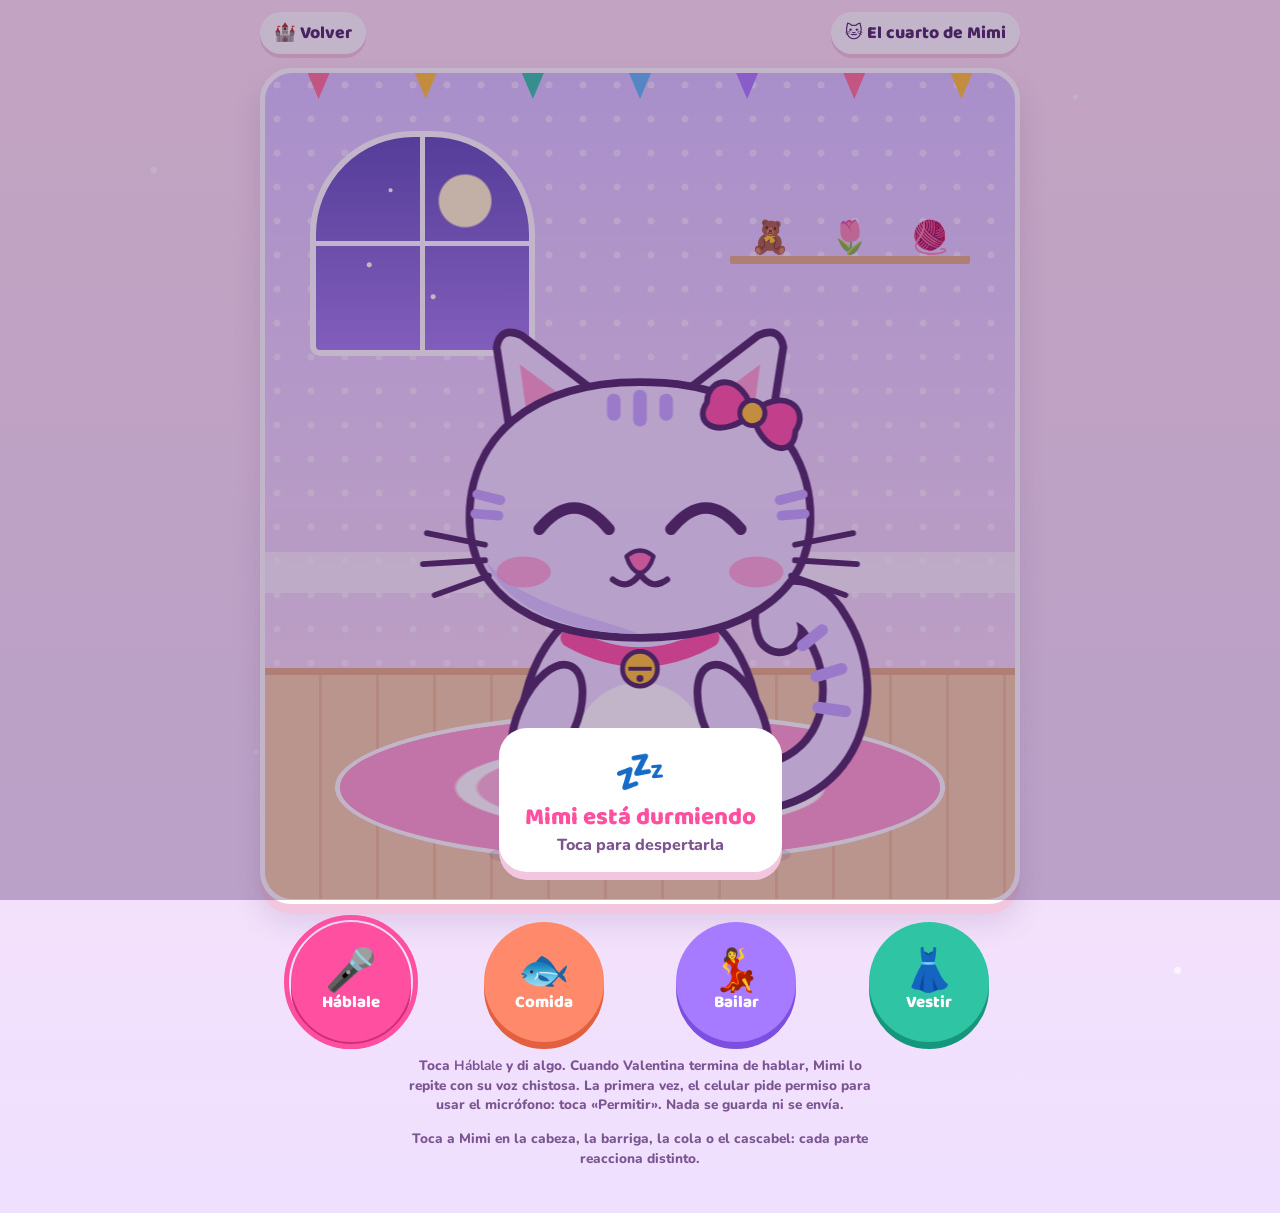
<file: mimi.html>
<!doctype html>
<html lang="es"><head><meta charset="utf-8"><meta name="viewport" content="width=device-width,initial-scale=1,viewport-fit=cover">
<title>El cuarto de Mimi</title>
<meta name="theme-color" content="#FFE3F1"><meta name="robots" content="noindex">
<link rel="manifest" href="manifest.webmanifest"><link rel="apple-touch-icon" href="apple-touch-icon.png">
<meta name="apple-mobile-web-app-capable" content="yes"><meta name="mobile-web-app-capable" content="yes"><meta name="apple-mobile-web-app-title" content="Valentina">
<link rel="icon" href="icono-192.png">
<link rel="preconnect" href="https://fonts.googleapis.com">
<link rel="stylesheet" data-fonts media="print" href="https://fonts.googleapis.com/css2?family=Baloo+2:wght@600;700;800&family=Nunito:wght@700;800;900&display=swap">
<link rel="stylesheet" href="comun.css">
<style>
:root{padding-top:env(safe-area-inset-top,0px);padding-bottom:env(safe-area-inset-bottom,0px)}
body{margin:0}
/* Mimi's room: its own page so the phone frees all of this when Valentina goes back to the castle. */
/* Mimi room */
.room{position:relative;margin-top:14px;border-radius:32px;overflow:hidden;border:5px solid #fff;box-shadow:0 10px 0 var(--line),0 18px 30px #4A236122;
  aspect-ratio:10/11;max-width:100%;
  background:
    radial-gradient(circle at 12px 12px,#ffffff80 0 3px,transparent 4px) 0 0/34px 34px,
    linear-gradient(180deg,#D9C6FF,#F6DDF6 70%)}
.room .wall-stripe{position:absolute;left:0;right:0;top:58%;height:5%;background:#fff;opacity:.6}
.room .win{position:absolute;left:6%;top:7%;width:30%;aspect-ratio:1;border-radius:46% 46% 10px 10px;border:6px solid #fff;overflow:hidden;
  background:radial-gradient(circle at 70% 30%,#FFF6C9 0 12%,transparent 13%),radial-gradient(circle at 25% 60%,#fff 0 2px,transparent 3px),radial-gradient(circle at 55% 75%,#fff 0 2px,transparent 3px),radial-gradient(circle at 35% 25%,#fff 0 1.5px,transparent 2.5px),linear-gradient(180deg,#5B4BB5,#9E7CE8)}
.room .win::before,.room .win::after{content:"";position:absolute;background:#fff}
.room .win::before{left:50%;top:0;bottom:0;width:5px;margin-left:-2.5px}.room .win::after{top:50%;left:0;right:0;height:5px;margin-top:-2.5px}
.room .shelf{position:absolute;right:6%;top:18%;width:32%;display:flex;justify-content:space-around;align-items:flex-end;font-size:clamp(1.3rem,6vw,2rem);line-height:1;
  border-bottom:8px solid #E0AE7E;border-radius:2px;padding-bottom:2px}
.room .garland{position:absolute;left:0;right:0;top:0;height:30px;display:flex;justify-content:space-around;pointer-events:none}
.room .garland i{width:22px;height:26px;clip-path:polygon(0 0,100% 0,50% 100%);background:var(--c)}
.room .floor{position:absolute;left:0;right:0;bottom:0;height:28%;background:repeating-linear-gradient(90deg,#F4CFA6 0 54px,#E9BD90 54px 57px);border-top:7px solid #E3AF80}
.room .rug{position:absolute;left:10%;right:10%;bottom:5%;height:17%;border-radius:50%;
  background:radial-gradient(ellipse at center,#FFB8DA 0 38%,#fff 39% 43%,#FF9CCB 44% 100%);box-shadow:0 0 0 5px #fff}
.room .notes{position:absolute;inset:0;pointer-events:none;overflow:hidden;z-index:3}
.room .notes span{position:absolute;bottom:30%;font-size:1.8rem;animation:float 2.4s ease-out forwards}
@keyframes float{from{transform:translateY(0) scale(.6);opacity:1}to{transform:translateY(-220px) scale(1.2) rotate(20deg);opacity:0}}
.room.party::after{content:"";position:absolute;left:-25%;top:-25%;width:150%;height:150%;pointer-events:none;z-index:1;opacity:.35;will-change:transform;
  background:conic-gradient(#FF4FA0,#FFC22E,#2FC4A4,#5BB8F5,#A77BFF,#FF4FA0);animation:spin360 3s linear infinite}
.mimi-wrap{position:absolute;left:50%;bottom:4%;width:62%;transform:translateX(-50%);z-index:2}
.room .notes span{will-change:transform,opacity}
#mimiSays{position:absolute;left:50%;top:6%;transform:translateX(-50%);z-index:4;background:#fff;border-radius:999px;padding:6px 16px;font-family:var(--display);font-weight:800;font-size:1.05rem;
  box-shadow:0 5px 0 var(--line);white-space:nowrap}
#mimiBig{display:block;width:100%;touch-action:manipulation;padding:0;transform-origin:50% 100%;will-change:transform;animation:breathe 3.4s ease-in-out infinite}
#mimiBig .tail{transform-box:fill-box;transform-origin:0% 90%}
#mimiBig.wag .tail{animation:tail .8s ease-in-out 2}
@keyframes tail{50%{transform:rotate(12deg)}}
#mimiBig #mHead,#mimiBig #mBody,#mimiBig #mPawL,#mimiBig #mPawR{transform-box:fill-box}
#mimiBig #mHead{transform-origin:50% 92%}#mimiBig #mBody{transform-origin:50% 100%}
#mimiBig #mPawL{transform-origin:80% 10%}#mimiBig #mPawR{transform-origin:20% 10%}
@keyframes breathe{50%{transform:scale(1.015,.985)}}
#mimiBig .mouth-open{transform-box:fill-box;transform-origin:50% 0%;transform:scaleY(0)}
#mimiBig .happy-eyes,#mimiBig .wow-eyes{opacity:0}
#mimiBig.happy .eyes,#mimiBig.wow .eyes{opacity:0}
#mimiBig.happy .happy-eyes{opacity:1}#mimiBig.wow .wow-eyes{opacity:1}
#mimiBig.jump{animation:jump .7s}
@keyframes jump{30%{transform:translateY(-16%) scaleY(1.04)}60%{transform:translateY(0) scaleY(.94)}}
#mimiBig.spin{animation:spin360 .85s ease-in-out}
@keyframes spin360{to{transform:rotate(360deg)}}
#mimiBig.wig #mHead,#mimiBig.listen #mHead{animation:headwig .9s ease-in-out}
#mimiBig.listen #mHead{animation-duration:2s;animation-iteration-count:infinite}
@keyframes headwig{25%{transform:rotate(-10deg)}75%{transform:rotate(10deg)}}
#mimiBig.pose{animation:pose .9s}
@keyframes pose{30%{transform:scale(1.08) rotate(-4deg)}60%{transform:scale(1.04) rotate(4deg)}}
#mimiBig.pose #mPawR{animation:pawR .45s 2}
#mimiBig.dance{animation:hop .44s ease-in-out infinite}
#mimiBig.dance #mBody{animation:sway .88s ease-in-out infinite}
#mimiBig.dance #mHead{animation:headwig .88s ease-in-out infinite}
#mimiBig.dance #mPawL{animation:pawL .44s ease-in-out infinite}
#mimiBig.dance #mPawR{animation:pawR .44s ease-in-out infinite}
#mimiBig.dance .tail{animation-duration:.44s}
@keyframes hop{50%{transform:translateY(-6%)}}
@keyframes sway{25%{transform:rotate(-6deg)}75%{transform:rotate(6deg)}}
@keyframes pawL{50%{transform:rotate(70deg)}}
@keyframes pawR{50%{transform:rotate(-70deg)}}
#mimiBig.talk{animation:hop .34s ease-in-out infinite}
#mimiBig.chomp .mouth-open{animation:chomp .3s ease-in-out 6}
@keyframes chomp{50%{transform:scaleY(1)}}
.room-ctrl{display:grid;grid-template-columns:repeat(4,minmax(0,1fr));gap:10px;margin-top:18px;justify-items:center}
.big-btn{width:100%;max-width:120px;aspect-ratio:1;border-radius:50%;display:grid;place-items:center;align-content:center;gap:2px;color:#fff;font-family:var(--display);font-weight:800;
  font-size:clamp(.82rem,3.6vw,1.05rem);background:var(--c,var(--rose));box-shadow:0 7px 0 var(--cd,var(--rose-d));position:relative;line-height:1;text-align:center}
.big-btn b{font-size:clamp(1.8rem,8vw,2.6rem);line-height:1}
.big-btn:active{transform:translateY(6px);box-shadow:none}
.big-btn.rec{--c:var(--mint);--cd:var(--mint-d)}
.big-btn.rec::after,.big-btn.main::after{content:"";position:absolute;inset:-7px;border-radius:50%;border:5px solid var(--c,var(--rose));animation:ring 1.4s infinite;will-change:transform,opacity}
@keyframes ring{from{transform:scale(.9);opacity:1}to{transform:scale(1.22);opacity:0}}
#playBack{display:block;margin:14px auto 0}
.dress{background:var(--card);border-radius:24px;padding:12px;margin-top:16px;box-shadow:0 6px 0 var(--line);display:grid;gap:10px}
.dress-row{display:flex;justify-content:center;gap:10px;flex-wrap:wrap}
.dress-tabs{display:flex;flex-wrap:wrap;justify-content:center;gap:6px;padding:2px 2px 8px}
.dress-tabs::-webkit-scrollbar{display:none}
.dtab{flex:none;display:flex;flex-direction:column;align-items:center;gap:1px;min-width:72px;padding:6px 8px;border-radius:16px;background:var(--soft);font-weight:900;font-size:.75rem;color:var(--ink-soft);border:3px solid transparent}
.dtab b{font-size:1.5rem;line-height:1.1}
.dtab.on{background:#FFE3F1;border-color:var(--rose);color:var(--ink)}
.swatch.none{font-size:1.3rem;opacity:.75}
#surpriseBtn{font-size:1.1rem;padding:11px}
.swatch{width:58px;height:58px;border-radius:50%;font-size:1.7rem;display:grid;place-items:center;background:var(--soft);border:3px solid var(--line)}
.swatch.on{border-color:var(--rose);background:#FFE3F1;box-shadow:0 0 0 3px #fff,0 0 0 6px var(--rose)}
.swatch.fur{background:linear-gradient(135deg,var(--sw) 0 60%,var(--sw2) 60%)}
.room-note{font-size:.85rem;font-weight:800;color:var(--ink-soft);text-align:center;margin:14px auto 0;max-width:470px;line-height:1.45}
#audioIn{position:absolute;width:1px;height:1px;opacity:0;pointer-events:none}
#mimiBig.sleep{animation:breathe 2.6s ease-in-out infinite}
#mimiBig.sleep .eyes{opacity:0}#mimiBig.sleep .happy-eyes{opacity:1}
#wake{background:#4A236155;align-items:end;padding-bottom:max(28px,env(safe-area-inset-bottom,0px))}
.wake-card{display:flex;flex-direction:column;align-items:center;gap:4px;background:var(--card);border-radius:28px;padding:16px 26px;box-shadow:0 8px 0 var(--line);animation:pop .5s;max-width:100%}
.wake-card b{font-family:var(--display);font-weight:800;font-size:1.5rem;color:var(--rose);line-height:1.05}
.wake-card span{font-weight:800;color:var(--ink-soft)}
.wake-card .zzz{font-size:2.6rem;animation:idle 2s ease-in-out infinite}

</style>
</head><body>
<main class="wrap">
  <!-- MIMI ROOM -->
  <section id="mimi">
    <div class="bar">
      <button class="pill" id="mimiBack">🏰 Volver</button>
      <span class="pill">🐱 El cuarto de Mimi</span>
    </div>
    <div class="room" id="room">
      <div class="garland"><i style="--c:#FF6F91"></i><i style="--c:#FFC22E"></i><i style="--c:#2FC4A4"></i><i style="--c:#5BB8F5"></i><i style="--c:#A77BFF"></i><i style="--c:#FF6F91"></i><i style="--c:#FFC22E"></i></div>
      <div class="win"></div>
      <div class="shelf"><span>🧸</span><span>🌷</span><span>🧶</span></div>
      <div class="wall-stripe"></div>
      <div class="floor"></div><div class="rug"></div>
      <div class="notes" id="notes"></div>
      <span id="mimiSays" hidden></span>
      <div class="mimi-wrap"><button id="mimiBig" aria-label="Tocar a Mimi"></button></div>
    </div>
    <button class="btn" id="playBack" hidden>▶️ ¡Escucha a Mimi!</button>
    <div class="room-ctrl">
      <button class="big-btn main" id="talkBtn" hidden><b>🎤</b>Háblale</button>
      <label class="big-btn main btnlike" id="talkLabel" for="audioIn"><b>🎤</b>Grábate</label>
      <input type="file" id="audioIn" accept="audio/*">
      <button class="big-btn" id="feedBtn" style="--c:var(--peach);--cd:var(--peach-d)"><b>🐟</b>Comida</button>
      <button class="big-btn" id="danceBtn" style="--c:var(--lilac);--cd:var(--lilac-d)"><b>💃</b>Bailar</button>
      <button class="big-btn" id="dressBtn" style="--c:var(--mint);--cd:var(--mint-d)"><b>👗</b>Vestir</button>
    </div>
    <div class="dress" id="dress" hidden>
      <div class="dress-tabs" id="dressTabs"></div>
      <div class="dress-row" id="dressItems"></div>
      <button class="btn gold" id="surpriseBtn">🎲 ¡Sorpréndeme!</button>
    </div>
    <p class="room-note" id="roomNote"></p>
    <p class="room-note">Toca a Mimi en la cabeza, la barriga, la cola o el cascabel: cada parte reacciona distinto.</p>
  </section>
</main>
<div class="overlay" id="wake"><button class="wake-card" id="wakeBtn"><span class="zzz">💤</span><b>Mimi está durmiendo</b><span>Toca para despertarla</span></button></div>
<canvas id="fx"></canvas>
<script src="voz/textos.js"></script>
<script src="comun.js"></script>
<script>
const ACC = {
  bow: bowSVG(VARF),
  crown: `<g transform="translate(120 42)"><path d="M-30 0 L-34 -30 L-16 -14 L0 -36 L16 -14 L34 -30 L30 0 Z" fill="#FFC22E" stroke="${INK}" stroke-width="3.5" stroke-linejoin="round"/><circle cx="0" cy="-12" r="5" fill="#FF4FA0" stroke="${INK}" stroke-width="2"/><circle cx="-18" cy="-6" r="3.5" fill="#2FC4A4"/><circle cx="18" cy="-6" r="3.5" fill="#A77BFF"/></g>`,
  flower: [[66, 62, '#FF6F91'], [90, 47, '#FFA552'], [120, 41, '#B48CFF'], [150, 47, '#62B6FF'], [174, 62, '#FF6F91']].map(([x, y, c]) =>
    `<g transform="translate(${x} ${y})" stroke="${INK}" stroke-width="2"><circle cy="-7" r="6.5" fill="${c}"/><circle cx="7" cy="-1" r="6.5" fill="${c}"/><circle cx="4" cy="7" r="6.5" fill="${c}"/><circle cx="-4" cy="7" r="6.5" fill="${c}"/><circle cx="-7" cy="-1" r="6.5" fill="${c}"/><circle r="4.5" fill="#FFD84D"/></g>`).join(''),
  hat: `<g transform="translate(100 44) rotate(-16)"><path d="M-22 0 L0 -58 L22 0 Z" fill="#62B6FF" stroke="${INK}" stroke-width="3.5" stroke-linejoin="round"/><path d="M-13 -22 L13 -22 M-17 -10 L17 -10" stroke="#fff" stroke-width="5"/><circle cy="-60" r="8" fill="#FFC22E" stroke="${INK}" stroke-width="3"/></g>`,
  glasses: `<g stroke="${INK}" stroke-width="3" stroke-linejoin="round"><path d="M86 128 C58 112 62 86 86 100 C110 86 114 112 86 128Z" fill="#FF4FA0" fill-opacity=".9"/><path d="M154 128 C126 112 130 86 154 100 C178 86 182 112 154 128Z" fill="#FF4FA0" fill-opacity=".9"/><path d="M106 104 Q120 96 134 104" fill="none"/><path d="M75 100 l6 -4" stroke="#fff" stroke-width="3" stroke-linecap="round"/><path d="M143 100 l6 -4" stroke="#fff" stroke-width="3" stroke-linecap="round"/></g>`
};
const TOP_ACC = ['crown', 'flower', 'hat'];

const MIMI_BIG = `<svg viewBox="0 -40 240 330" aria-hidden="true">
  <ellipse cx="120" cy="284" rx="78" ry="9" fill="#4A23611f"/>
  <g class="tail"><path d="M168 250 C224 252 238 200 216 166 C206 148 186 152 192 168" fill="none" stroke="${INK}" stroke-width="27" stroke-linecap="round"/>
    <path d="M168 250 C224 252 238 200 216 166 C206 148 186 152 192 168" fill="none" style="stroke:var(--fur)" stroke-width="19" stroke-linecap="round"/>
    <path d="M226 210 l-14 -2 M224 188 l-13 4 M214 168 l-10 8" style="stroke:var(--stripe)" stroke-width="6" stroke-linecap="round"/></g>
  <g class="slot-back"></g>
  <g id="mBody">
    <path d="M120 150 C164 150 184 192 182 232 C180 264 158 276 120 276 C82 276 60 264 58 232 C56 192 76 150 120 150 Z" ${sf(VARF.fur)} stroke="${INK}" stroke-width="4"/>
    <ellipse cx="120" cy="232" rx="35" ry="37" ${sf(VARF.belly)}/>
    <g class="slot-outfit"></g>
    <ellipse cx="93" cy="276" rx="23" ry="12" ${sf(VARF.fur)} stroke="${INK}" stroke-width="4"/><ellipse cx="147" cy="276" rx="23" ry="12" ${sf(VARF.fur)} stroke="${INK}" stroke-width="4"/>
    <g fill="#FF9CCB"><circle cx="85" cy="274" r="3.2"/><circle cx="93" cy="270" r="3.2"/><circle cx="101" cy="274" r="3.2"/><circle cx="139" cy="274" r="3.2"/><circle cx="147" cy="270" r="3.2"/><circle cx="155" cy="274" r="3.2"/></g>
    <g class="slot-neck"></g>
  </g>
  <g id="mPawL"><g transform="rotate(24 72 214)"><ellipse cx="72" cy="214" rx="15" ry="30" ${sf(VARF.fur)} stroke="${INK}" stroke-width="4"/><ellipse cx="72" cy="236" rx="7" ry="5" fill="#FF9CCB"/></g></g>
  <g id="mPawR"><g transform="rotate(-24 168 214)"><ellipse cx="168" cy="214" rx="15" ry="30" ${sf(VARF.fur)} stroke="${INK}" stroke-width="4"/><ellipse cx="168" cy="236" rx="7" ry="5" fill="#FF9CCB"/><g class="slot-hand"></g></g></g>
  <g id="mHead">${kittyHead(VARF, true)}
    <g class="slot-eyes"></g><g class="slot-bow"></g><g class="slot-head"></g>
  </g>
</svg>`;
/* Mimi's wardrobe: every item is drawn on the big Mimi's own coordinates. One item per category. */
const K = INK;
const star5 = (x, y, r, fill) => { let d = ''; for (let i = 0; i < 10; i++) { const a = -Math.PI / 2 + i * Math.PI / 5, rr = i % 2 ? r * .45 : r; d += (i ? 'L' : 'M') + (x + rr * Math.cos(a)).toFixed(1) + ' ' + (y + rr * Math.sin(a)).toFixed(1); } return `<path d="${d}Z" fill="${fill}" stroke="${K}" stroke-width="2.2" stroke-linejoin="round"/>`; };
const flower = (x, y, c, r = 6) => `<g transform="translate(${x} ${y})" stroke="${K}" stroke-width="1.8"><circle cy="${-r}" r="${r}" fill="${c}"/><circle cx="${r}" cy="${-r * .2}" r="${r}" fill="${c}"/><circle cx="${r * .6}" cy="${r}" r="${r}" fill="${c}"/><circle cx="${-r * .6}" cy="${r}" r="${r}" fill="${c}"/><circle cx="${-r}" cy="${-r * .2}" r="${r}" fill="${c}"/><circle r="${r * .7}" fill="#FFD84D"/></g>`;
const emo = (e, x = 176, y = 246, s = 58) => `<text x="${x}" y="${y}" font-size="${s}" text-anchor="middle" dominant-baseline="middle">${e}</text>`;
const NECKLINE = 'M82 182 Q120 198 158 182';

const WARDROBE = {
  outfit: { label: 'Ropa', icon: '👗', items: {
    princesa: { icon: '👗', name: 'Princesa', svg: `<circle cx="82" cy="192" r="13" fill="#FF8CC6" stroke="${K}" stroke-width="3"/><circle cx="158" cy="192" r="13" fill="#FF8CC6" stroke="${K}" stroke-width="3"/>
      <path d="M80 184 Q120 200 160 184 L166 216 Q120 226 74 216 Z" fill="#FF4FA0" stroke="${K}" stroke-width="3.5" stroke-linejoin="round"/>
      <path d="M74 214 Q120 226 166 214 L190 260 Q154 274 120 272 Q86 274 50 260 Z" fill="#FF9CCB" stroke="${K}" stroke-width="3.5" stroke-linejoin="round"/>
      <path d="M58 258 q8 7 16 0 q8 7 16 0 q8 7 16 0 q8 7 16 0 q8 7 16 0 q8 7 16 0 q8 7 16 0 q8 7 16 0" fill="none" stroke="#fff" stroke-width="4" stroke-linecap="round"/>
      <path d="M74 215 Q120 228 166 215" fill="none" stroke="#FFC22E" stroke-width="6"/>
      <g fill="#fff"><circle cx="96" cy="238" r="3"/><circle cx="142" cy="242" r="3"/><circle cx="118" cy="252" r="2.5"/><circle cx="162" cy="234" r="2.5"/><circle cx="80" cy="246" r="2.5"/></g>${star5(120, 200, 7, '#FFE27A')}` },
    bailarina: { icon: '🩰', name: 'Bailarina', svg: `<path d="M84 182 Q120 198 156 182 L164 228 Q120 238 76 228 Z" fill="#D9C4FF" stroke="${K}" stroke-width="3.5" stroke-linejoin="round"/>
      <path d="M62 222 L46 246 L66 240 L62 258 L82 244 L84 262 L100 246 L108 264 L120 248 L132 264 L140 246 L156 262 L158 244 L178 258 L174 240 L194 246 L178 222 Q120 238 62 222Z" fill="#FFB8E6" stroke="${K}" stroke-width="3" stroke-linejoin="round"/>
      <path d="M70 226 L62 240 L78 236 L80 250 L96 238 L104 252 L120 240 L136 252 L144 238 L160 250 L162 236 L178 240 L170 226 Q120 240 70 226Z" fill="#FFD6F1"/>${flower(120, 206, '#FF6F91', 5)}` },
    heroina: { icon: '🦸', name: 'Superheroína', back: `<path d="M84 178 Q26 238 40 286 L200 286 Q214 238 156 178 Z" fill="#FF5C7A" stroke="${K}" stroke-width="3.5" stroke-linejoin="round"/>`,
      svg: `<path d="M82 182 Q120 198 158 182 L168 236 Q120 248 72 236 Z" fill="#5BB8F5" stroke="${K}" stroke-width="3.5" stroke-linejoin="round"/>
      <path d="M72 232 Q120 246 168 232" fill="none" stroke="#FFC22E" stroke-width="7"/>${star5(120, 212, 15, '#FFC22E')}
      <circle cx="86" cy="186" r="6" fill="#FFC22E" stroke="${K}" stroke-width="2"/><circle cx="154" cy="186" r="6" fill="#FFC22E" stroke="${K}" stroke-width="2"/>` },
    hada: { icon: '🧚', name: 'Hada', back: `<g stroke="${K}" stroke-width="3" fill="#BFF3E4" fill-opacity=".9"><ellipse cx="60" cy="182" rx="38" ry="24" transform="rotate(-32 60 182)"/><ellipse cx="180" cy="182" rx="38" ry="24" transform="rotate(32 180 182)"/><ellipse cx="62" cy="228" rx="26" ry="16" transform="rotate(22 62 228)"/><ellipse cx="178" cy="228" rx="26" ry="16" transform="rotate(-22 178 228)"/></g>
      <g fill="#fff"><circle cx="50" cy="176" r="3"/><circle cx="190" cy="176" r="3"/><circle cx="64" cy="226" r="2.5"/><circle cx="176" cy="226" r="2.5"/></g>`,
      svg: `<path d="M84 182 Q120 198 156 182 L178 252 L164 246 L158 264 L144 252 L132 268 L120 254 L108 268 L96 252 L82 264 L76 246 L62 252 Z" fill="#6FE0C6" stroke="${K}" stroke-width="3.5" stroke-linejoin="round"/>
      <g fill="#fff"><circle cx="100" cy="222" r="3"/><circle cx="138" cy="230" r="3"/><circle cx="120" cy="244" r="2.5"/></g>${flower(120, 200, '#FF9CCB', 5)}` },
    pijama: { icon: '🌙', name: 'Pijama', svg: `<path d="M80 182 Q120 198 160 182 Q184 210 182 240 Q180 270 120 272 Q60 270 58 240 Q56 210 80 182Z" fill="#9EC9FF" stroke="${K}" stroke-width="3.5"/>
      ${star5(88, 214, 7, '#FFE27A')}${star5(152, 224, 7, '#FFE27A')}${star5(98, 252, 6, '#FFE27A')}${star5(146, 256, 6, '#FFE27A')}
      <path d="M150 200 a10 10 0 1 0 8 16 a8 8 0 1 1 -8 -16z" fill="#FFF6C9" stroke="${K}" stroke-width="2"/>
      <g fill="#fff" stroke="${K}" stroke-width="1.5"><circle cx="120" cy="208" r="3.5"/><circle cx="120" cy="226" r="3.5"/><circle cx="120" cy="244" r="3.5"/></g>` },
    overol: { icon: '👖', name: 'Overol', svg: `<path d="M98 196 L90 178 M142 196 L150 178" stroke="#4E86D6" stroke-width="8" stroke-linecap="round"/>
      <path d="M94 194 h52 v34 h-52z" fill="#4E86D6" stroke="${K}" stroke-width="3" stroke-linejoin="round"/>
      <path d="M62 226 Q120 238 178 226 Q184 264 120 270 Q56 264 62 226Z" fill="#4E86D6" stroke="${K}" stroke-width="3.5"/>
      <rect x="108" y="204" width="24" height="16" rx="3" fill="#6FA0E8" stroke="${K}" stroke-width="2"/><path d="M114 210 h12" stroke="#FFC22E" stroke-width="2"/>
      <circle cx="98" cy="198" r="4" fill="#FFC22E" stroke="${K}" stroke-width="1.5"/><circle cx="142" cy="198" r="4" fill="#FFC22E" stroke="${K}" stroke-width="1.5"/>
      <path d="M120 238 v26" stroke="#6FA0E8" stroke-width="3"/>` },
    impermeable: { icon: '☔', name: 'Impermeable', svg: `<path d="M78 180 Q120 196 162 180 Q188 216 186 264 Q120 280 54 264 Q52 216 78 180Z" fill="#FFD84D" stroke="${K}" stroke-width="3.5"/>
      <path d="M120 194 V272" stroke="${K}" stroke-width="2.5"/><path d="M82 182 L104 204 L118 190 M158 182 L136 204 L122 190" fill="#FFE98A" stroke="${K}" stroke-width="2.5" stroke-linejoin="round"/>
      <g fill="${K}"><circle cx="112" cy="216" r="3"/><circle cx="112" cy="236" r="3"/><circle cx="112" cy="256" r="3"/></g>
      <path d="M78 236 h20 v14 h-20z M142 236 h20 v14 h-20z" fill="#FFE98A" stroke="${K}" stroke-width="2.2"/>` },
    sueter: { icon: '🧶', name: 'Suéter', svg: `<path d="M80 182 Q120 196 160 182 Q182 206 180 238 Q120 252 60 238 Q58 206 80 182Z" fill="#FF8CC6" stroke="${K}" stroke-width="3.5"/>
      <path d="M62 230 Q120 244 178 230" fill="none" stroke="#fff" stroke-width="5" stroke-dasharray="4 4"/>
      <path d="M120 226 C104 214 106 200 120 208 C134 200 136 214 120 226Z" fill="#FF4FA0" stroke="${K}" stroke-width="2.5" stroke-linejoin="round"/>
      <path d="M86 198 l4 6 4 -6 M146 198 l4 6 4 -6" fill="none" stroke="#fff" stroke-width="2.5" stroke-linecap="round"/>` }
  } },
  head: { label: 'Cabeza', icon: '👑', items: {
    corona: { icon: '👑', name: 'Corona', svg: ACC.crown },
    flores: { icon: '🌸', name: 'Flores', svg: ACC.flower },
    fiesta: { icon: '🥳', name: 'Fiesta', svg: ACC.hat },
    tiara: { icon: '⭐', name: 'Tiara', svg: `<path d="M62 68 Q120 34 178 68" fill="none" stroke="#FFC22E" stroke-width="7" stroke-linecap="round"/><path d="M62 68 Q120 34 178 68" fill="none" stroke="${K}" stroke-width="1.5" stroke-dasharray="1 9"/>${star5(120, 34, 16, '#FFE27A')}<circle cx="86" cy="52" r="4" fill="#FF6F91" stroke="${K}" stroke-width="1.5"/><circle cx="154" cy="52" r="4" fill="#62B6FF" stroke="${K}" stroke-width="1.5"/>` },
    mago: { icon: '🧙', name: 'Mago', svg: `<ellipse cx="120" cy="60" rx="74" ry="13" fill="#7C4FE0" stroke="${K}" stroke-width="3.5"/><path d="M76 60 L124 -34 L164 60 Z" fill="#7C4FE0" stroke="${K}" stroke-width="3.5" stroke-linejoin="round"/>${star5(116, 10, 7, '#FFE27A')}${star5(136, 36, 6, '#FFE27A')}${star5(104, 42, 5, '#FFE27A')}<path d="M80 54 Q122 66 160 54" fill="none" stroke="#FFC22E" stroke-width="5"/>` },
    conejo: { icon: '🐰', name: 'Orejas de conejo', svg: `<g stroke="${K}" stroke-width="3.5"><ellipse cx="96" cy="2" rx="14" ry="40" fill="#fff" transform="rotate(-14 96 2)"/><ellipse cx="144" cy="2" rx="14" ry="40" fill="#fff" transform="rotate(14 144 2)"/></g><ellipse cx="96" cy="6" rx="6" ry="28" fill="#FFB8DA" transform="rotate(-14 96 6)"/><ellipse cx="144" cy="6" rx="6" ry="28" fill="#FFB8DA" transform="rotate(14 144 6)"/><path d="M70 58 Q120 30 170 58" fill="none" stroke="#FF8CC6" stroke-width="8" stroke-linecap="round"/>` },
    gorro: { icon: '🧢', name: 'Gorro de lana', svg: `<path d="M56 72 Q58 20 120 18 Q182 20 184 72 Z" fill="#FF6F91" stroke="${K}" stroke-width="3.5" stroke-linejoin="round"/><path d="M90 26 V66 M120 20 V66 M150 26 V66" stroke="#FF9CB4" stroke-width="5"/><rect x="50" y="62" width="140" height="17" rx="8.5" fill="#fff" stroke="${K}" stroke-width="3"/><circle cx="120" cy="14" r="13" fill="#fff" stroke="${K}" stroke-width="3"/>` },
    cuerno: { icon: '🦄', name: 'Cuerno de unicornio', svg: `<path d="M64 66 Q120 40 176 66" fill="none" stroke="#B48CFF" stroke-width="8" stroke-linecap="round"/><path d="M120 -10 L106 44 L134 44 Z" fill="#FFC22E" stroke="${K}" stroke-width="3" stroke-linejoin="round"/><path d="M110 30 L130 24 M113 16 L127 11" stroke="${K}" stroke-width="2"/>${flower(90, 52, '#FF9CCB', 5)}${flower(150, 52, '#62B6FF', 5)}` }
  } },
  bow: { label: 'Moño', icon: '🎀', items: {
    rosa: { color: '#FF4FA0', name: 'Rosa' }, lila: { color: '#A77BFF', name: 'Lila' }, menta: { color: '#2FC4A4', name: 'Menta' },
    sol: { color: '#FFC22E', name: 'Amarillo' }, cielo: { color: '#5BB8F5', name: 'Azul' }, coral: { color: '#FF8A6B', name: 'Coral' }
  } },
  eyes: { label: 'Ojos', icon: '🕶️', items: {
    corazones: { icon: '💗', name: 'Gafas de corazón', svg: ACC.glasses },
    redondas: { icon: '👓', name: 'Gafas redondas', svg: `<g fill="#ffffff22" stroke="${K}" stroke-width="4.5"><circle cx="86" cy="112" r="25"/><circle cx="154" cy="112" r="25"/></g><path d="M111 108 Q120 102 129 108" fill="none" stroke="${K}" stroke-width="4.5"/>` },
    estrellas: { icon: '🌟', name: 'Gafas de estrella', svg: `<g opacity=".92">${star5(86, 112, 28, '#FFC22E')}${star5(154, 112, 28, '#FFC22E')}</g><path d="M108 104 Q120 98 132 104" fill="none" stroke="${K}" stroke-width="3.5"/>` },
    antifaz: { icon: '🎭', name: 'Antifaz', svg: `<path d="M52 100 Q86 82 120 98 Q154 82 188 100 Q190 128 154 130 Q132 128 120 118 Q108 128 86 130 Q50 128 52 100Z M70 112 a16 18 0 1 0 32 0 a16 18 0 1 0 -32 0Z M138 112 a16 18 0 1 0 32 0 a16 18 0 1 0 -32 0Z" fill="#FF5C7A" fill-rule="evenodd" stroke="${K}" stroke-width="3.5" stroke-linejoin="round"/>` },
    sol: { icon: '🕶️', name: 'Gafas de sol', svg: `<g stroke="${K}" stroke-width="3"><rect x="58" y="96" width="54" height="34" rx="14" fill="#2B1A3D"/><rect x="128" y="96" width="54" height="34" rx="14" fill="#2B1A3D"/></g><path d="M112 106 h16" stroke="${K}" stroke-width="4"/><path d="M68 104 l10 -4 M138 104 l10 -4" stroke="#fff" stroke-width="3.5" stroke-linecap="round"/>` }
  } },
  neck: { label: 'Cuello', icon: '🔔', items: {
    cascabel: { icon: '🔔', name: 'Cascabel', svg: `<path d="M84 172 Q120 192 156 172" fill="none" stroke="#FF4FA0" stroke-width="10" stroke-linecap="round"/><g class="bell"><circle cx="120" cy="188" r="9" fill="#FFC22E" stroke="${K}" stroke-width="2.5"/><path d="M114 188 h12" stroke="${K}" stroke-width="2"/><circle cx="120" cy="193" r="1.8" fill="${K}"/></g>` },
    perlas: { icon: '⚪', name: 'Perlas', svg: `<g fill="#fff" stroke="${K}" stroke-width="1.6">${[0, 1, 2, 3, 4, 5, 6, 7, 8, 9, 10].map(i => { const t = i / 10, x = (1 - t) * (1 - t) * 84 + 2 * (1 - t) * t * 120 + t * t * 156, y = (1 - t) * (1 - t) * 174 + 2 * (1 - t) * t * 196 + t * t * 174; return `<circle cx="${x.toFixed(1)}" cy="${y.toFixed(1)}" r="5.2"/>`; }).join('')}</g><circle cx="120" cy="197" r="7" fill="#FFB8DA" stroke="${K}" stroke-width="2"/>` },
    bufanda: { icon: '🧣', name: 'Bufanda', svg: `<path d="M140 186 l12 38 l-16 3 l-8 -36z" fill="#FF6F91" stroke="${K}" stroke-width="3" stroke-linejoin="round"/><path d="M80 168 Q120 194 160 168 L162 184 Q120 212 78 184 Z" fill="#FF6F91" stroke="${K}" stroke-width="3" stroke-linejoin="round"/><path d="M96 182 l-2 12 M112 186 l-1 12 M128 186 l1 12 M144 182 l2 12 M140 206 l14 -3" stroke="#fff" stroke-width="4" stroke-linecap="round"/>` },
    corbatin: { icon: '🦋', name: 'Corbatín', svg: `<path d="M120 186 L98 174 L98 198 Z M120 186 L142 174 L142 198 Z" fill="#7C4FE0" stroke="${K}" stroke-width="3" stroke-linejoin="round"/><circle cx="120" cy="186" r="6" fill="#A77BFF" stroke="${K}" stroke-width="2"/><g fill="#fff"><circle cx="106" cy="182" r="2"/><circle cx="134" cy="190" r="2"/></g>` },
    hawaiano: { icon: '🌺', name: 'Collar de flores', svg: [[86, 178, '#FF6F91'], [100, 188, '#FFC22E'], [114, 193, '#B48CFF'], [128, 193, '#2FC4A4'], [142, 188, '#FF8A6B'], [156, 178, '#62B6FF']].map(([x, y, c]) => flower(x, y, c, 5.5)).join('') }
  } },
  hand: { label: 'En la mano', icon: '🪄', items: {
    varita: { icon: '🪄', name: 'Varita', svg: `<path d="M168 244 L200 186" stroke="${K}" stroke-width="9" stroke-linecap="round"/><path d="M168 244 L200 186" stroke="#B48CFF" stroke-width="5" stroke-linecap="round"/>${star5(202, 180, 15, '#FFE27A')}<g fill="#FFE27A"><circle cx="222" cy="168" r="3"/><circle cx="214" cy="200" r="2.5"/></g>` },
    globo: { icon: '🎈', name: 'Globo', svg: `<path d="M168 244 Q188 180 204 124" fill="none" stroke="${K}" stroke-width="2"/><path d="M204 124 C170 100 180 62 204 80 C228 62 238 100 204 124Z" fill="#FF6F91" stroke="${K}" stroke-width="3" stroke-linejoin="round"/><path d="M194 82 q-6 6 -4 14" fill="none" stroke="#fff" stroke-width="3" stroke-linecap="round"/>` },
    paleta: { icon: '🍭', name: 'Paleta', svg: emo('🍭') },
    girasol: { icon: '🌻', name: 'Girasol', svg: emo('🌻') },
    osito: { icon: '🧸', name: 'Osito', svg: emo('🧸') },
    helado: { icon: '🍦', name: 'Helado', svg: emo('🍦') }
  } }
};
FURS.push({ fur: '#D9AE86', fur2: '#C9976B', stripe: '#9A6640', belly: '#FFF3E6', bow: '#FF4FA0', label: 'Chocolate' },
          { fur: '#D7EEFF', fur2: '#C0E2FF', stripe: '#8CC4F5', belly: '#FFFFFF', bow: '#FF4FA0', label: 'Celeste' });
const DRESS_TABS = ['outfit', 'head', 'bow', 'eyes', 'neck', 'hand', 'fur'];


/* ---------------- Mimi's room ---------------- */
let micStream = null, rec = null, musicBus = null, talking = false, eating = false, pets = 0, tickles = 0;
(function migrateMimi(){
  const m = store.mimi || {}, a = m.acc || {};
  const d = { fur: 0, outfit: null, head: null, bow: 'rosa', eyes: null, neck: 'cascabel', hand: null };
  if (m.acc) { d.head = a.crown ? 'corona' : a.flower ? 'flores' : a.hat ? 'fiesta' : null; d.bow = a.bow ? 'rosa' : null; d.eyes = a.glasses ? 'corazones' : null; }
  store.mimi = Object.assign(d, m); delete store.mimi.acc;
  if (!(store.mimi.fur < FURS.length)) store.mimi.fur = 0;
})();
let dressTab = 'outfit';
$('#mimiBig').innerHTML = MIMI_BIG;
const sayMimi = k => say(k, 1.14);
const mimiBusy = () => talking || rec || eating;

/* only the parts that changed are redrawn, so tapping clothes quickly stays smooth */
const slotCache = {};
function setSlot(name, html){ if (slotCache[name] === html) return; slotCache[name] = html; $('#mimiBig .slot-' + name).innerHTML = html; }
function applyMimiLook(){
  const m = $('#mimiBig'), F = FURS[store.mimi.fur] || FURS[0];
  ['fur', 'fur2', 'stripe', 'belly'].forEach(k => m.style.setProperty('--' + k, F[k]));
  const it = (cat) => store.mimi[cat] && WARDROBE[cat].items[store.mimi[cat]];
  const o = it('outfit');
  setSlot('back', (o && o.back) || '');
  setSlot('outfit', (o && o.svg) || '');
  ['head', 'eyes', 'neck', 'hand'].forEach(c => { const x = it(c); setSlot(c, x ? x.svg : ''); });
  const b = it('bow'); setSlot('bow', b ? bowSVG({ bow: b.color }) : '');
  renderDress();
}
let shownTab = null;
function renderDress(){
  if (shownTab !== dressTab) {
    shownTab = dressTab;
    $('#dressTabs').innerHTML = DRESS_TABS.map(t => {
      const lab = t === 'fur' ? ['🎨', 'Color'] : [WARDROBE[t].icon, WARDROBE[t].label];
      return `<button class="dtab ${t === dressTab ? 'on' : ''}" data-tab="${t}"><b>${lab[0]}</b>${lab[1]}</button>`;
    }).join('');
    let html = '';
    if (dressTab === 'fur') html = FURS.map((f, i) => `<button class="swatch fur" data-fur="${i}" aria-label="Gatita ${f.label}" style="--sw:${f.fur};--sw2:${f.stripe}"></button>`).join('');
    else html = `<button class="swatch none" data-cat="${dressTab}" data-item="" aria-label="Nada">🚫</button>` +
      Object.entries(WARDROBE[dressTab].items).map(([k, x]) => x.color
        ? `<button class="swatch fur" data-cat="${dressTab}" data-item="${k}" aria-label="Moño ${x.name}" style="--sw:${x.color};--sw2:${x.color}">🎀</button>`
        : `<button class="swatch" data-cat="${dressTab}" data-item="${k}" aria-label="${x.name}">${x.icon}</button>`).join('');
    $('#dressItems').innerHTML = html;
  }
  $('#dressItems').querySelectorAll('.swatch').forEach(b => {
    const on = b.dataset.fur != null ? store.mimi.fur === +b.dataset.fur : (store.mimi[b.dataset.cat] || '') === b.dataset.item;
    b.classList.toggle('on', on);
  });
}
function mimiAnim(cls, ms){ const m = $('#mimiBig'); m.classList.remove('jump', 'spin', 'wig', 'pose'); void m.getBoundingClientRect(); m.classList.add(cls); setTimeout(() => m.classList.remove(cls), ms); }
function mood(cls, ms){ const m = $('#mimiBig'); m.classList.remove('happy', 'wow'); if (cls) m.classList.add(cls); clearTimeout(mood.t); if (ms) mood.t = setTimeout(() => m.classList.remove(cls), ms); }
function spawnNote(ch, n = 1){ for (let i = 0; i < n; i++) setTimeout(() => { const s = document.createElement('span'); s.textContent = ch; s.style.left = (22 + Math.random() * 56) + '%'; $('#notes').appendChild(s); setTimeout(() => s.remove(), 2500); }, i * 140); }
function setBubble(t){ const b = $('#mimiSays'); b.textContent = t || ''; b.hidden = !t; }

function purr(){
  if (!store.sound) return;
  try {
    ensureAc(); const t = ac.currentTime;
    const o = ac.createOscillator(), f = ac.createBiquadFilter(), g = ac.createGain(), lfo = ac.createOscillator(), lg = ac.createGain();
    o.type = 'sawtooth'; o.frequency.value = 55; f.type = 'lowpass'; f.frequency.value = 380;
    lfo.frequency.value = 24; lg.gain.value = .12; lfo.connect(lg); lg.connect(g.gain);
    g.gain.setValueAtTime(0, t); g.gain.linearRampToValueAtTime(.16, t + .15); g.gain.setValueAtTime(.16, t + 1.1); g.gain.linearRampToValueAtTime(0, t + 1.4);
    o.connect(f); f.connect(g); g.connect(ac.destination); o.start(t); lfo.start(t); o.stop(t + 1.5); lfo.stop(t + 1.5);
  } catch (e) {}
}
function giggle(){ [880, 1046, 932, 1175, 1046].forEach((f, i) => tone(f, i * .08, .1, 'triangle', .07)); }
function bell(){ tone(1568, 0, .5, 'sine', .08); tone(2093, .02, .4, 'sine', .05); }

function wakeMimi(){
  $('#wake').hidden = true; unlockAudio(); prefetchVoice('mimi_intro', 'mimi_pet', 'mimi_tickle1', 'mimi_yum');
  const m = $('#mimiBig'); m.classList.remove('sleep');
  mood('wow', 900); mimiAnim('jump', 700); meow(); spawnNote('✨', 3);
  setTimeout(() => sayMimi('mimi_intro'), 600);
  setMicMode(!!(navigator.mediaDevices && navigator.mediaDevices.getUserMedia && window.MediaRecorder) && !micBlocked);
}
let micBlocked = false;
function setMicMode(live){
  $('#talkBtn').hidden = !live; $('#talkLabel').hidden = live;
  $('#roomNote').innerHTML = live
    ? 'Toca <b>Háblale</b> y di algo. Cuando Valentina termina de hablar, Mimi lo repite con su voz chistosa. La primera vez, el celular pide permiso para usar el micrófono: toca «Permitir». Nada se guarda ni se envía.'
    : 'Toca <b>Grábate</b> y elige la grabadora de voz del celular. Graba lo que quieras decirle a Mimi y acepta: Mimi lo repite con su voz chistosa. La grabación no se guarda ni se envía.';
}
async function initMic(){
  if (micStream && micStream.active) return true;
  try {
    if (!navigator.mediaDevices || !navigator.mediaDevices.getUserMedia || !window.MediaRecorder) return false;
    try { if (navigator.audioSession) navigator.audioSession.type = 'play-and-record'; } catch (e) {}
    micStream = await navigator.mediaDevices.getUserMedia({ audio: { echoCancellation: false, noiseSuppression: true, autoGainControl: true, channelCount: 1 } });
    return true;
  } catch (e) { micStream = null; return false; }
}
function closeMic(){
  try { micStream && micStream.getTracks().forEach(t => t.stop()); } catch (e) {} micStream = null;
  try { if (navigator.audioSession) navigator.audioSession.type = 'playback'; } catch (e) {}
}
function leaveMimi(){
  stopRec(true); stopMusic(); stopTalk(); closeMic(); stopVoice();
  let ref = ''; try { ref = document.referrer ? new URL(document.referrer).pathname : ''; } catch (e) {}
  if (ref && ref !== location.pathname && history.length > 1) history.back(); else location.href = 'index.html';
}
$('#mimiBack').addEventListener('click', leaveMimi);

/* touch zones: head = pet, belly = tickle, tail = spin, bell = ring */
$('#mimiBig').addEventListener('click', e => {
  if (mimiBusy()) return;
  const t = e.target;
  if (t.closest('.bell')) { bell(); mood('wow', 900); mimiAnim('jump', 700); spawnNote('🔔'); return; }
  if (t.closest('.tail')) { meow(); mimiAnim('spin', 850); mood('wow', 900); if (rnd(2)) setTimeout(() => sayMimi('mimi_tail'), 400); spawnNote('💫'); return; }
  if (t.closest('#mHead')) { purr(); mood('happy', 1600); mimiAnim('wig', 900); spawnNote('💗', 3); if (++pets % 2 === 1) setTimeout(() => sayMimi('mimi_pet'), 300); return; }
  giggle(); mood('happy', 1100); mimiAnim('jump', 700); spawnNote(pick(['✨', '💜', '💗']), 2);
  if (++tickles % 2 === 1) setTimeout(() => sayMimi(pick(['mimi_tickle1', 'mimi_tickle2'])), 300);
});

/* food */
$('#feedBtn').addEventListener('click', () => {
  if (mimiBusy()) return;
  eating = true; stopMusic();
  const food = pick(['🐟', '🍣', '🥛', '🧁']), from = $('#feedBtn').getBoundingClientRect(), to = $('#mimiBig .mouth-open').getBoundingClientRect();
  const s = document.createElement('span'); s.className = 'fly'; s.textContent = food; s.style.fontSize = '2.6rem';
  s.style.left = (from.left + from.width / 2 - 20) + 'px'; s.style.top = (from.top - 10) + 'px'; document.body.appendChild(s);
  mood('wow'); const mouth = $('#mimiBig .mouth-open'); mouth.style.transform = 'scaleY(1)';
  const dx = to.left + to.width / 2 - from.left - from.width / 2, dy = to.top - from.top + 10;
  const arrive = () => {
    s.remove(); mouth.style.transform = ''; $('#mimiBig').classList.add('chomp'); mood('happy');
    [0, .25, .5, .75].forEach(t => { tone(220, t, .08, 'square', .05); tone(330, t + .05, .06, 'square', .04); });
    setTimeout(() => sayMimi('mimi_yum'), 700);
    spawnNote('💗', 3);
    setTimeout(() => { $('#mimiBig').classList.remove('chomp'); mood('', 0); eating = false; }, 2300);
  };
  try { s.animate([{ transform: 'translate(0,0) scale(1)' }, { transform: `translate(${dx / 2}px,${dy - 80}px) scale(1.3) rotate(-20deg)`, offset: .5 }, { transform: `translate(${dx}px,${dy}px) scale(.5)` }], { duration: 900, easing: 'ease-in-out' }).onfinish = arrive; }
  catch (e) { arrive(); }
});

/* dress-up */
$('#dressBtn').addEventListener('click', () => { const d = $('#dress'); d.hidden = !d.hidden; sfx.tap(); if (!d.hidden) d.scrollIntoView({ behavior: 'smooth', block: 'nearest' }); });
$('#dress').addEventListener('click', e => {
  const tab = e.target.closest('[data-tab]');
  if (tab) { dressTab = tab.dataset.tab; sfx.tap(); renderDress(); return; }
  const it = e.target.closest('[data-item]'), f = e.target.closest('[data-fur]'), rnd_ = e.target.closest('#surpriseBtn');
  if (!it && !f && !rnd_) return;
  if (it) store.mimi[it.dataset.cat] = it.dataset.item || null;
  if (f) store.mimi.fur = +f.dataset.fur;
  if (rnd_) {
    const any = c => pick(Object.keys(WARDROBE[c].items));
    store.mimi.outfit = any('outfit'); store.mimi.head = rnd(4) ? any('head') : null; store.mimi.bow = rnd(3) ? any('bow') : null;
    store.mimi.eyes = rnd(2) ? any('eyes') : null; store.mimi.neck = rnd(4) ? any('neck') : null; store.mimi.hand = rnd(3) ? any('hand') : null;
    store.mimi.fur = rnd(FURS.length); spawnNote('🎲');
  }
  save(); applyMimiLook(); sfx.ok(); spawnNote('✨', 2);
  if (!mimiBusy()) { mimiAnim('pose', 900); mood('happy', 1200); if (rnd_ || rnd(2)) sayMimi('mimi_pretty'); }
});

/* talking: live microphone when the browser allows it, otherwise the phone's own voice recorder (audio only) */
$('#talkBtn').addEventListener('click', async () => {
  if (rec) return stopRec();
  if (talking || eating) return;
  ensureAc();
  if (!micStream || !micStream.active) {
    setBubble('🎤 Toca «Permitir»');
    const ok = await initMic();
    setBubble('');
    if (!ok) { micBlocked = true; setMicMode(false); sayMimi('mimi_again'); return; }
  }
  startRec();
});
function startRec(){
  if (!micStream || talking || eating) return;
  stopVoice(); stopMusic(); ensureAc();
  let mr; try { mr = new MediaRecorder(micStream); } catch (e) { return; }
  const src = ac.createMediaStreamSource(micStream), an = ac.createAnalyser(); an.fftSize = 1024; src.connect(an);
  const data = new Float32Array(an.fftSize), chunks = [];
  let heard = false, quiet = 0; const t0 = performance.now();
  mr.ondataavailable = e => { if (e.data && e.data.size) chunks.push(e.data); };
  mr.onstop = () => {
    try { src.disconnect(); } catch (e) {}
    const cancelled = rec && rec.cancel; rec = null; setTalkBtn(false); setBubble(''); $('#mimiBig').classList.remove('listen');
    closeMic();
    if (cancelled) return;
    if (heard) playFunny(new Blob(chunks, { type: mr.mimeType || 'audio/webm' })); else sayMimi('mimi_again');
  };
  rec = { mr, cancel: false }; mr.start(); setTalkBtn(true); setBubble('👂 Te escucho…'); $('#mimiBig').classList.add('listen'); mood('wow');
  (function loop(){
    if (!rec || rec.mr !== mr || mr.state !== 'recording') return;
    an.getFloatTimeDomainData(data); let sum = 0; for (let i = 0; i < data.length; i++) sum += data[i] * data[i];
    const rms = Math.sqrt(sum / data.length), now = performance.now();
    if (rms > .03) { heard = true; quiet = 0; } else if (heard) { quiet = quiet || now; if (now - quiet > 1000) return stopRec(); }
    if (now - t0 > 7000 || (!heard && now - t0 > 6000)) return stopRec();
    requestAnimationFrame(loop);
  })();
}
function stopRec(cancel){
  if (!rec) return; if (cancel) rec.cancel = true;
  try { if (rec.mr.state !== 'inactive') rec.mr.stop(); } catch (e) {}
}
function setTalkBtn(on){ const b = $('#talkBtn'); b.classList.toggle('rec', on); b.innerHTML = on ? '<b>👂</b>Te escucho' : '<b>🎤</b>Háblale'; }
$('#talkLabel').addEventListener('click', () => { ensureAc(); stopVoice(); stopMusic(); });
$('#audioIn').addEventListener('change', e => { const f = e.target.files && e.target.files[0]; e.target.value = ''; if (f) playFunny(f); });

let talkStop = null;
function stopTalk(){ if (talkStop) { const f = talkStop; talkStop = null; f(); } }
function beginTalk(an, isDone){
  talking = true; setBubble(''); mood(''); const m = $('#mimiBig'), mouth = m.querySelector('.mouth-open');
  m.classList.add('talk'); const data = an ? new Float32Array(an.fftSize) : null; let live = true; const t0 = performance.now();
  (function loop(){
    if (!live) return;
    let v;
    if (an) { an.getFloatTimeDomainData(data); let sum = 0; for (let i = 0; i < data.length; i++) sum += data[i] * data[i]; v = Math.min(1.25, Math.sqrt(sum / data.length) * 9); }
    else v = .5 + .5 * Math.sin((performance.now() - t0) / 70);
    mouth.style.transform = `scaleY(${v.toFixed(2)})`;
    if (isDone && isDone()) return end();
    requestAnimationFrame(loop);
  })();
  const end = () => { if (!live) return; live = false; talking = false; talkStop = null; m.classList.remove('talk'); mouth.style.transform = ''; mood('happy', 1200); spawnNote('💗', 3); };
  talkStop = end;
  return end;
}
async function playFunny(blob){
  ensureAc(); stopVoice(); stopMusic(); setBubble('🎧 Escuchando…'); mood('wow');
  let buf = null;
  try { buf = await decode(await blob.arrayBuffer()); } catch (e) { buf = null; }
  if (buf && buf.duration > .2) return playBuffer(buf);
  playElement(blob);
}
/* Mimi's funny voice: trim silence, clean and boost the recording, pitch it up with a cartoon wobble,
   add a little "miau" first, then normalize so it plays loud without distorting. */
const FUNNY = { rate: 1.72, wobbleHz: 6.5, wobbleCents: 85 };
function trimRange(buf){
  const ch = buf.getChannelData(0), sr = buf.sampleRate; let peak = 0;
  for (let i = 0; i < ch.length; i++) { const a = Math.abs(ch[i]); if (a > peak) peak = a; }
  const th = Math.max(.02, peak * .12); let a = 0, b = ch.length - 1;
  while (a < ch.length && Math.abs(ch[a]) < th) a++;
  while (b > a && Math.abs(ch[b]) < th) b--;
  const st = Math.max(0, a / sr - .08), en = Math.min(buf.duration, b / sr + .2);
  return { st, dur: Math.max(.3, Math.min(en - st, 9)), peak: peak || 1 };
}
function meowInto(ctx, dest, t, k){
  const o = ctx.createOscillator(), f = ctx.createBiquadFilter(), g = ctx.createGain();
  o.type = 'sawtooth';
  o.frequency.setValueAtTime(560 * k, t); o.frequency.linearRampToValueAtTime(950 * k, t + .14); o.frequency.linearRampToValueAtTime(520 * k, t + .42);
  f.type = 'bandpass'; f.Q.value = 2.5; f.frequency.setValueAtTime(1000, t); f.frequency.linearRampToValueAtTime(2000, t + .15); f.frequency.linearRampToValueAtTime(900, t + .42);
  g.gain.setValueAtTime(0, t); g.gain.linearRampToValueAtTime(.5, t + .04); g.gain.setValueAtTime(.42, t + .3); g.gain.exponentialRampToValueAtTime(.001, t + .46);
  o.connect(f); f.connect(g); g.connect(dest); o.start(t); o.stop(t + .5);
}
async function renderFunny(buf){
  const { st, dur, peak } = trimRange(buf), sr = 44100, lead = .5;
  const len = Math.ceil((lead + dur / FUNNY.rate + .25) * sr);
  const OC = window.OfflineAudioContext || window.webkitOfflineAudioContext;
  const oc = new OC(1, len, sr);
  const s = oc.createBufferSource(); s.buffer = buf; s.playbackRate.value = FUNNY.rate;
  try { const lfo = oc.createOscillator(), lg = oc.createGain(); lfo.frequency.value = FUNNY.wobbleHz; lg.gain.value = FUNNY.wobbleCents; lfo.connect(lg); lg.connect(s.detune); lfo.start(0); } catch (e) {}
  const hp = oc.createBiquadFilter(); hp.type = 'highpass'; hp.frequency.value = 160;
  const pres = oc.createBiquadFilter(); pres.type = 'peaking'; pres.frequency.value = 3200; pres.Q.value = .9; pres.gain.value = 6;
  const pre = oc.createGain(); pre.gain.value = Math.min(25, .9 / peak);
  const comp = oc.createDynamicsCompressor(); comp.threshold.value = -26; comp.knee.value = 8; comp.ratio.value = 6; comp.attack.value = .003; comp.release.value = .18;
  s.connect(hp); hp.connect(pres); pres.connect(pre); pre.connect(comp); comp.connect(oc.destination);
  meowInto(oc, oc.destination, .02, .95 + Math.random() * .2);
  s.start(lead, st, dur);
  const out = await new Promise((res, rej) => { oc.oncomplete = e => res(e.renderedBuffer); const p = oc.startRendering(); if (p && p.then) p.then(res, rej); });
  const d = out.getChannelData(0); let m = 0; for (let i = 0; i < d.length; i++) { const a = Math.abs(d[i]); if (a > m) m = a; }
  if (m > 0) { const k = .98 / m; for (let i = 0; i < d.length; i++) d[i] *= k; }
  return out;
}
async function playBuffer(buf){
  let out = null;
  try { out = await renderFunny(buf); } catch (e) { out = null; }
  const s = ac.createBufferSource(), an = ac.createAnalyser(); an.fftSize = 512;
  if (out) { s.buffer = out; s.connect(an); an.connect(ac.destination); }
  else {
    const { st, dur, peak } = trimRange(buf), g = ac.createGain(), comp = ac.createDynamicsCompressor();
    s.buffer = buf; s.playbackRate.value = FUNNY.rate; g.gain.value = Math.min(25, .9 / peak);
    s.connect(g); g.connect(comp); comp.connect(an); an.connect(ac.destination);
    const end = beginTalk(an); s.onended = end; s.start(0, st, dur);
    talkStop = () => { try { s.stop(); } catch (e) {} end(); };
    return;
  }
  ensureAc();
  const end = beginTalk(an);
  s.onended = end; s.start(0);
  talkStop = () => { try { s.stop(); } catch (e) {} end(); };
}
function playElement(blob){
  const url = URL.createObjectURL(blob), v = document.createElement('audio');
  v.src = url; v.muted = false; v.volume = 1;
  v.preservesPitch = false; v.webkitPreservesPitch = false; v.mozPreservesPitch = false;
  v.style.cssText = 'position:fixed;width:1px;height:1px;opacity:0;pointer-events:none;left:0;top:0';
  document.body.appendChild(v);
  let an = null;
  try { const src = ac.createMediaElementSource(v), g = ac.createGain(), comp = ac.createDynamicsCompressor(); g.gain.value = 3; an = ac.createAnalyser(); an.fftSize = 512; src.connect(g); g.connect(comp); comp.connect(an); an.connect(ac.destination); } catch (e) { an = null; }
  const cleanup = () => { try { v.pause(); } catch (e) {} v.remove(); URL.revokeObjectURL(url); $('#playBack').hidden = true; };
  const go = () => {
    $('#playBack').hidden = true; v.playbackRate = 1.6;
    const p = v.play();
    const started = () => { const end = beginTalk(an, () => v.ended || v.paused || v.currentTime > 9); talkStop = () => { end(); cleanup(); }; v.onended = () => { end(); cleanup(); }; };
    if (p && p.then) p.then(started, () => { setBubble('▶️ Toca para escuchar'); $('#playBack').hidden = false; $('#playBack').onclick = go; });
    else started();
  };
  v.onerror = () => { cleanup(); setBubble(''); mood(''); sayMimi('mimi_again'); };
  if (v.readyState >= 1) go(); else v.onloadedmetadata = go;
}

/* dance party */
$('#danceBtn').addEventListener('click', () => {
  if (mimiBusy()) return;
  if (musicBus) { stopMusic(); return; }
  ensureAc();
  $('#mimiBig').classList.add('dance'); $('#room').classList.add('party'); mood('happy');
  sayMimi('mimi_dance');
  try { musicBus = ac.createGain(); musicBus.gain.value = 1; musicBus.connect(ac.destination); } catch (e) { musicBus = { disconnect(){} }; }
  const mel = [523, 659, 784, 659, 880, 784, 659, 523, 587, 698, 880, 698, 988, 880, 784, 659], bass = [131, 131, 175, 196];
  for (let i = 0; i < 48; i++) {
    tone(mel[i % 16], .7 + i * .22, .2, 'triangle', .08, musicBus.connect ? musicBus : undefined);
    if (i % 2 === 0) tone(bass[Math.floor(i / 8) % 4], .7 + i * .22, .18, 'sine', .14, musicBus.connect ? musicBus : undefined);
    if (i % 4 === 0) tone(2400, .7 + i * .22, .03, 'square', .02, musicBus.connect ? musicBus : undefined);
  }
  musicBus._iv = setInterval(() => spawnNote(pick(['🎵', '🎶', '✨', '💖', '⭐'])), 380);
  musicBus._to = setTimeout(stopMusic, 11400);
});
function stopMusic(){
  $('#mimiBig').classList.remove('dance'); $('#room').classList.remove('party');
  if (!musicBus) return;
  clearInterval(musicBus._iv); clearTimeout(musicBus._to);
  try { musicBus.disconnect(); } catch (e) {}
  musicBus = null; mood('', 0);
}

/* tail swish now and then instead of non-stop */
setInterval(() => { if (document.hidden || mimiBusy() || $('#mimiBig').classList.contains('sleep')) return; const m = $('#mimiBig'); m.classList.add('wag'); setTimeout(() => m.classList.remove('wag'), 1700); }, 5200);
$('#wake').addEventListener('click', wakeMimi);
addEventListener('pagehide', () => { stopRec(true); stopMusic(); closeMic(); });
addEventListener('pageshow', e => { if (e.persisted) reloadSaved(); });
applyMimiLook(); setMicMode(!!(navigator.mediaDevices && navigator.mediaDevices.getUserMedia && window.MediaRecorder)); $('#mimiBig').classList.add('sleep'); spawnNote('💤');

if ('serviceWorker' in navigator && location.protocol === 'https:' && /github\.io$/.test(location.hostname)) navigator.serviceWorker.register('sw.js').catch(() => {});
</script>
</body></html>
</file>
<file: comun.css>
/* Shared look for both pages of El Reino de Valentina: tokens, pills, buttons, overlays. */
:root{
  --ink:#4A2361; --ink-soft:#7B5591; --card:#FFFFFF; --soft:#FFF4FA; --line:#F2C6DE;
  --rose:#FF4FA0; --rose-d:#D12E7A; --lilac:#A77BFF; --lilac-d:#7C4FE0;
  --mint:#2FC4A4; --mint-d:#16977C; --sun:#FFC22E; --sun-d:#E09800;
  --peach:#FF8A6B; --peach-d:#E2603F; --sky:#5BB8F5; --sky-d:#2F8FD6;
  --sky1:#FFE3F1; --sky2:#EFE0FF; --hill:#FFB8DA; --hill2:#F59ACB; --wacc:#FF4FA0;
  --display:"Baloo 2","Trebuchet MS",system-ui,sans-serif;
  --body:"Nunito","Trebuchet MS",system-ui,sans-serif;
  color-scheme:light;
}
*{box-sizing:border-box}
[hidden]{display:none!important}
html,body{min-height:100%}
body{
  background:
    radial-gradient(circle at 12% 14%, #ffffffb0 0 3px, transparent 4px),
    radial-gradient(circle at 84% 8%, #ffffffcc 0 2px, transparent 3px),
    radial-gradient(circle at 72% 38%, #ffffff99 0 3px, transparent 4px),
    radial-gradient(circle at 20% 62%, #ffffffaa 0 2px, transparent 3px),
    radial-gradient(circle at 92% 80%, #ffffffaa 0 3px, transparent 4px),
    linear-gradient(180deg, var(--sky1), var(--sky2));
  background-color:var(--sky1);
  color:var(--ink); font-family:var(--body); font-size:16px;
  padding-left:max(16px, env(safe-area-inset-left, 0px));
  padding-right:max(16px, env(safe-area-inset-right, 0px));
  padding-block:12px 44px; overflow-x:hidden;
  -webkit-tap-highlight-color:transparent; user-select:none; -webkit-user-select:none;
}
button,label.btnlike{font:inherit;color:inherit;cursor:pointer;border:0;background:none}
button:focus-visible,label:focus-visible{outline:4px solid var(--sun);outline-offset:3px}
.wrap{max-width:760px;margin:0 auto}
svg{display:block;width:100%;height:auto}
.eyes{transform-box:fill-box;transform-origin:50% 50%;transition:transform .07s ease-in}
.eyes.blinking{transform:scaleY(.1)}
/* top bar pills */
.bar{display:flex;align-items:center;justify-content:space-between;gap:8px;flex-wrap:wrap}
.pill{display:inline-flex;align-items:center;gap:6px;background:var(--card);border-radius:999px;padding:7px 14px;
  font-family:var(--display);font-weight:800;font-size:1.1rem;box-shadow:0 4px 0 var(--line);white-space:nowrap}
.pill b{font-variant-numeric:tabular-nums}
button.pill:active{transform:translateY(3px);box-shadow:0 1px 0 var(--line)}
@keyframes idle{50%{transform:translateY(-6px)}}
.bounce{animation:bounce .6s!important}
@keyframes bounce{0%,100%{transform:translateY(0)}30%{transform:translateY(-18px) rotate(-5deg)}60%{transform:translateY(0) rotate(4deg)}}
@keyframes pop{0%{transform:scale(.3)}70%{transform:scale(1.15)}100%{transform:scale(1)}}
@keyframes shake{20%{transform:translateX(-10px)}40%{transform:translateX(10px)}60%{transform:translateX(-6px)}80%{transform:translateX(6px)}}
@keyframes spin360{to{transform:rotate(360deg)}}
/* overlays */
.overlay{position:fixed;inset:0;background:#4A236199;display:grid;place-items:center;z-index:50;overflow:auto;
  padding:max(16px,env(safe-area-inset-top,0px)) max(16px,env(safe-area-inset-right,0px)) max(16px,env(safe-area-inset-bottom,0px)) max(16px,env(safe-area-inset-left,0px))}
#start{background:#4A2361d9}
.prize{background:var(--card);border-radius:32px;padding:22px 20px;text-align:center;max-width:390px;width:100%;box-shadow:0 10px 0 var(--line);animation:pop .5s}
.prize .big{font-size:5rem;width:132px;height:132px;margin:0 auto;display:grid;place-items:center;border-radius:50%;background:#FFF7DA;box-shadow:0 0 0 6px var(--sun);animation:spinIn 1.4s ease-out}
.prize .big svg{width:96px}
@keyframes spinIn{from{transform:rotate(-200deg) scale(.2)}to{transform:none}}
.prize h3{font-family:var(--display);font-weight:800;font-size:1.85rem;line-height:1.05;margin:16px 0 6px;color:var(--rose);text-wrap:balance}
.prize p{margin:0 0 16px;color:var(--ink-soft);font-weight:800;line-height:1.35}
.prize .row{display:grid;gap:10px}
.btn{border-radius:20px;padding:14px;font-family:var(--display);font-weight:800;font-size:1.25rem;color:#fff;background:var(--rose);box-shadow:0 6px 0 var(--rose-d)}
.btn.alt{background:var(--lilac);box-shadow:0 6px 0 var(--lilac-d)}
.btn.gold{background:var(--sun);box-shadow:0 6px 0 var(--sun-d);color:var(--ink)}
.btn:active{transform:translateY(5px);box-shadow:none}
.prize .note{font-size:.85rem;font-weight:700;margin:14px 0 0;line-height:1.4}
#fx{position:fixed;inset:0;width:100%;height:100%;pointer-events:none;z-index:60;display:none}
/* phones: no double-tap zoom or long-press menus while a child taps fast */
html{touch-action:manipulation;-webkit-text-size-adjust:100%}
body{-webkit-touch-callout:none}
button{touch-action:manipulation}
.fly{position:fixed;z-index:45;font-size:2rem;pointer-events:none}
@media (prefers-reduced-motion:reduce){ *{animation:none!important;transition:none!important} }
</file>
